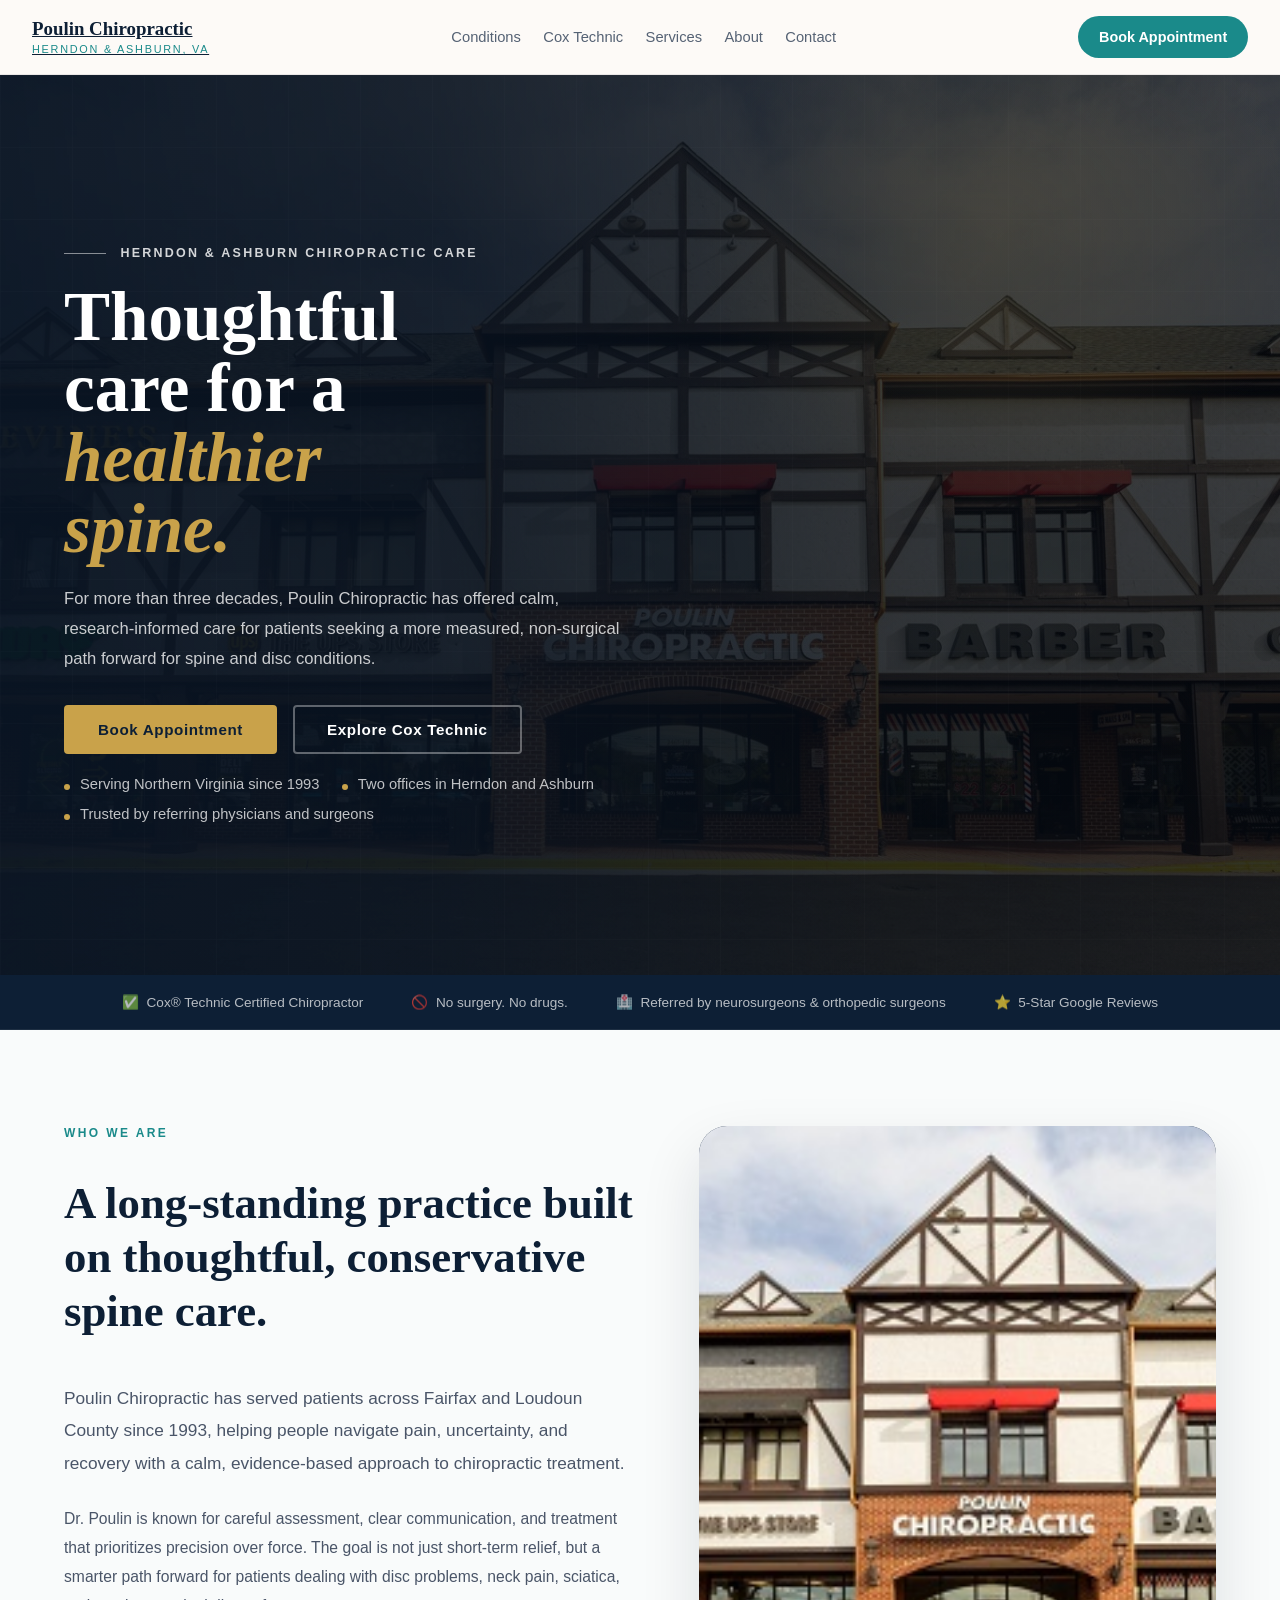
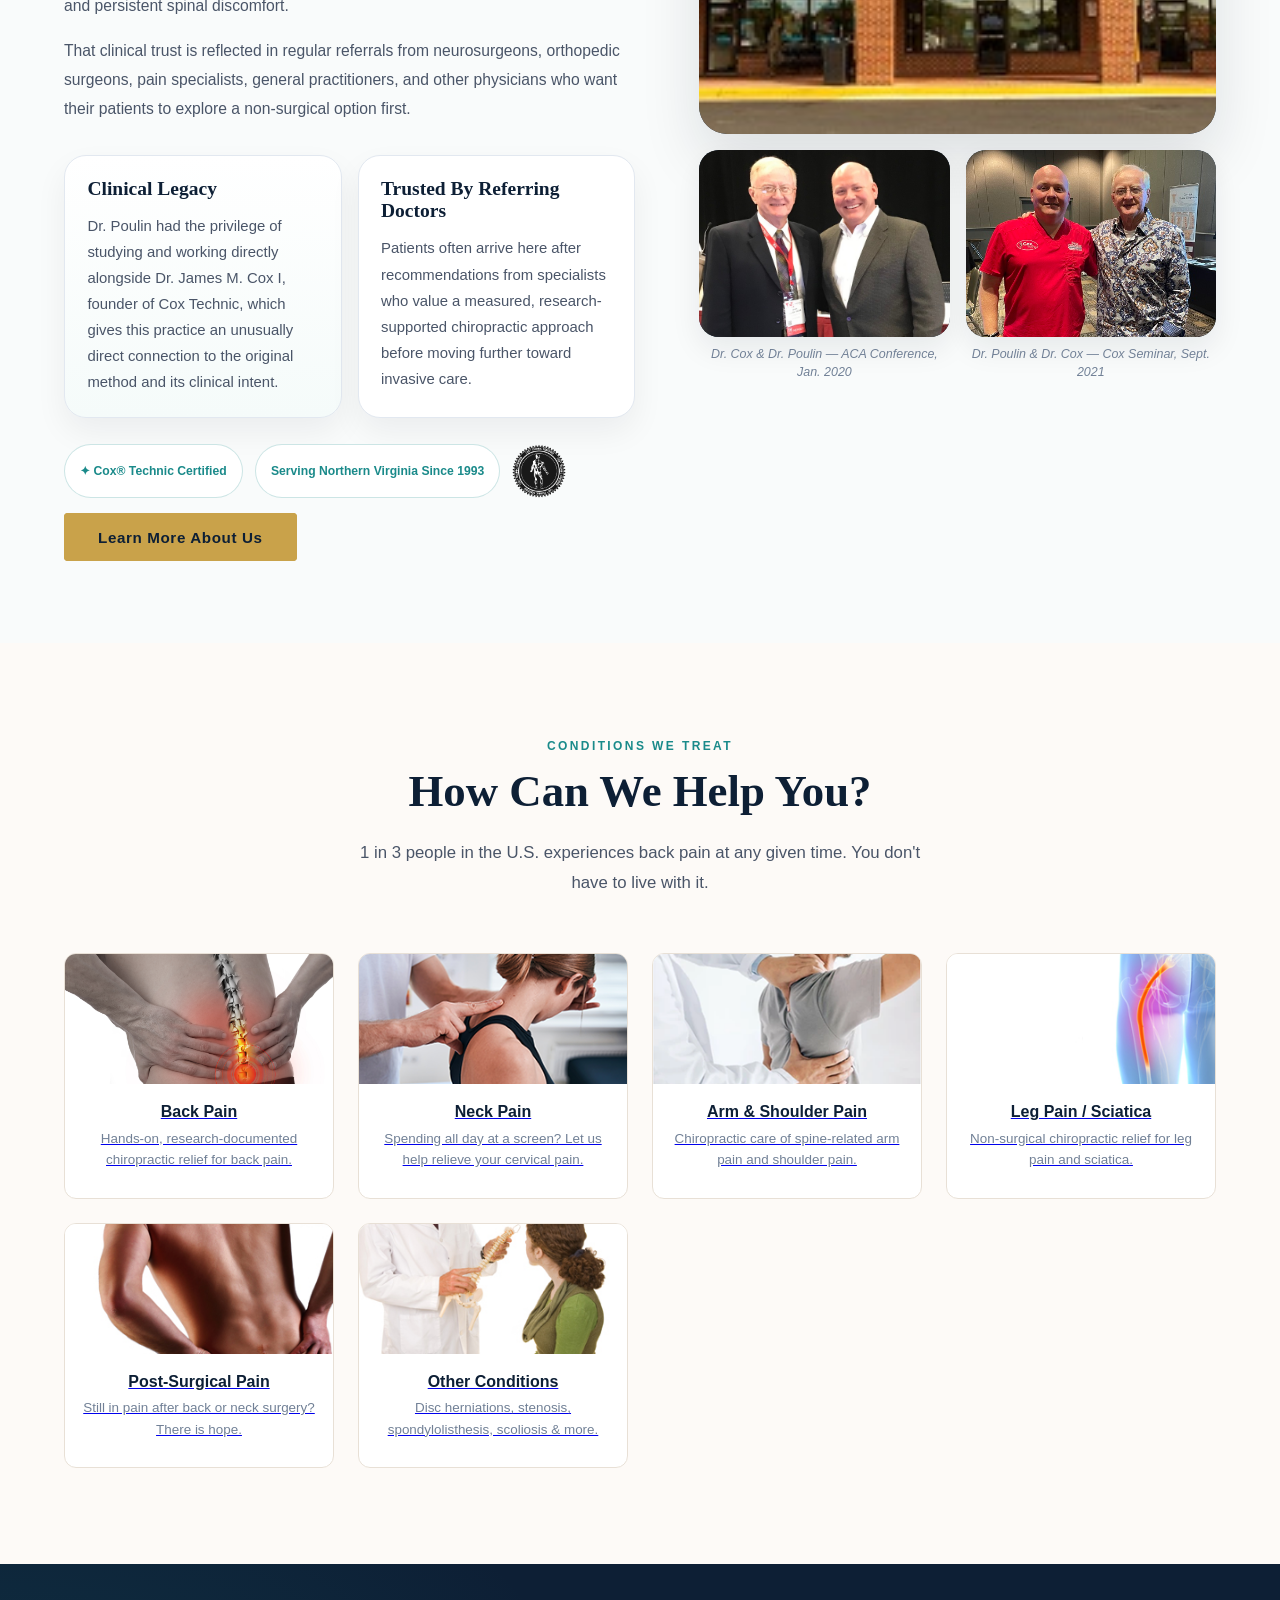
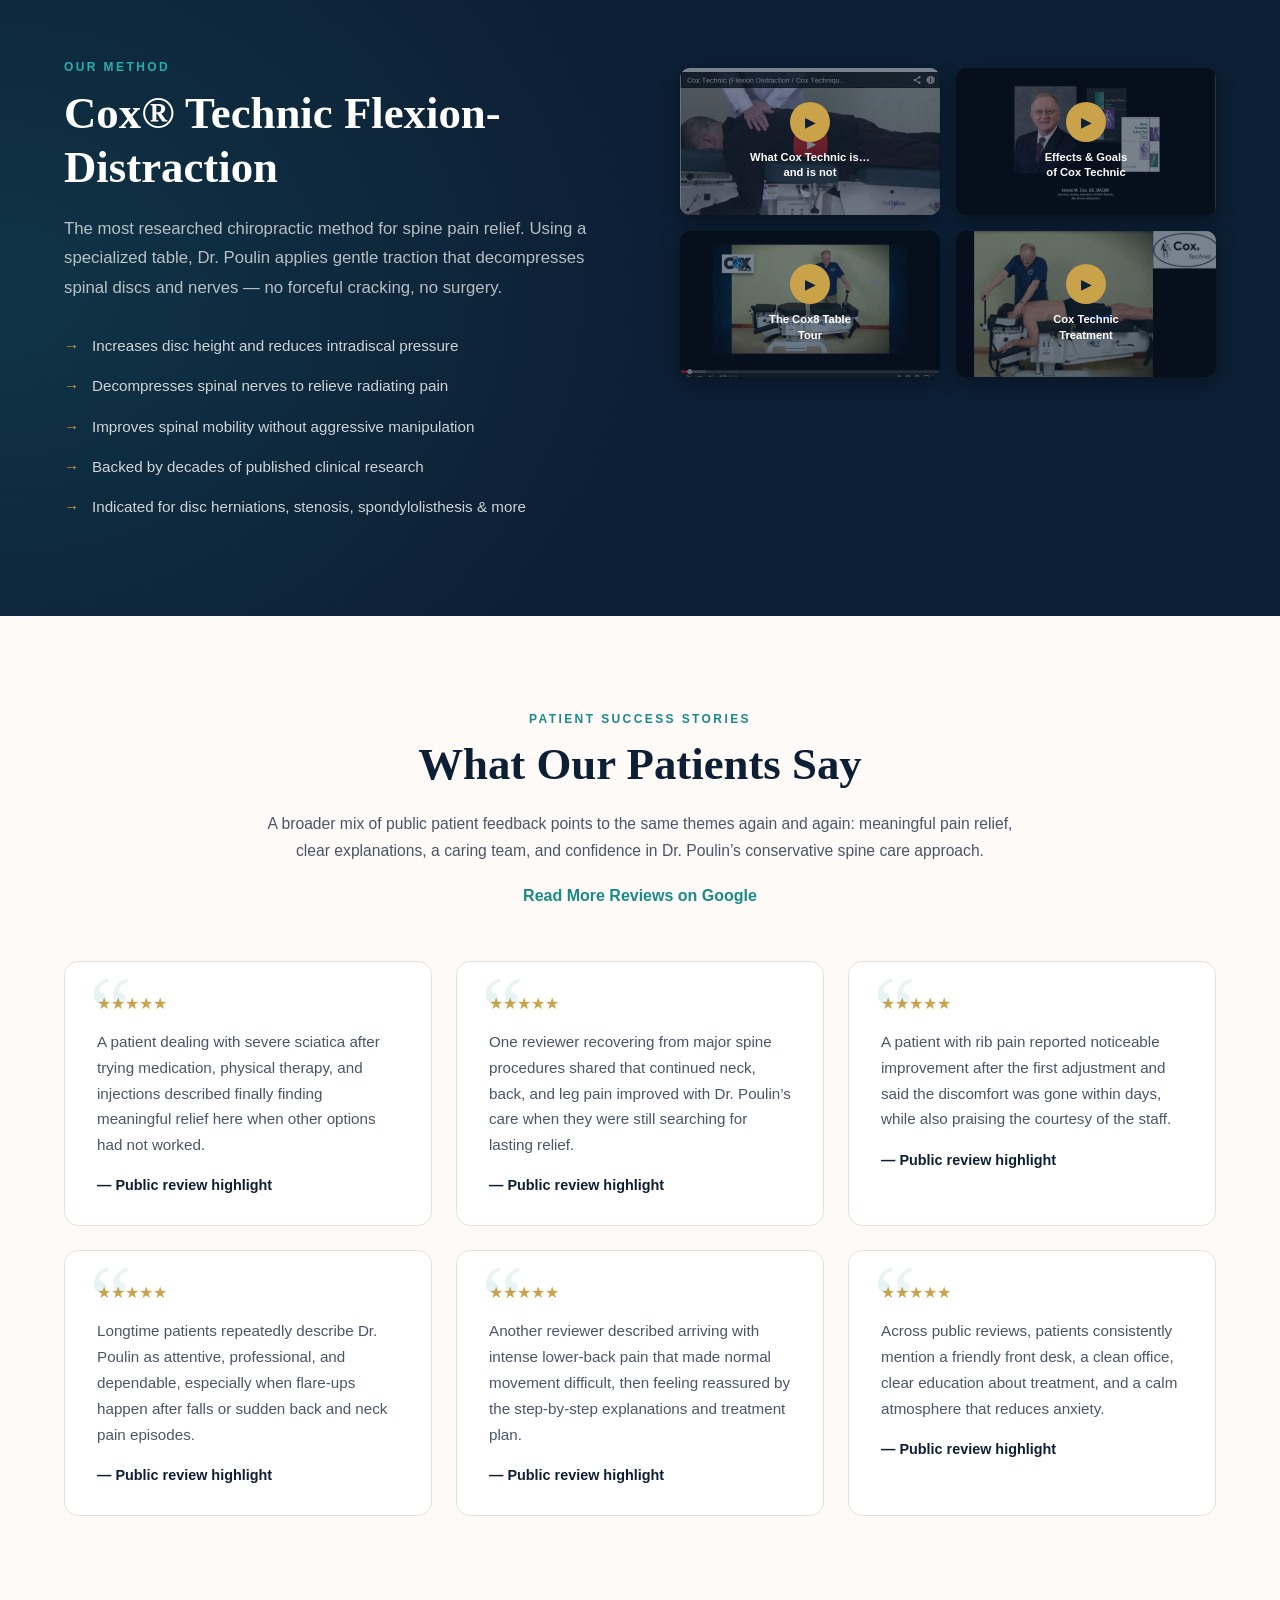
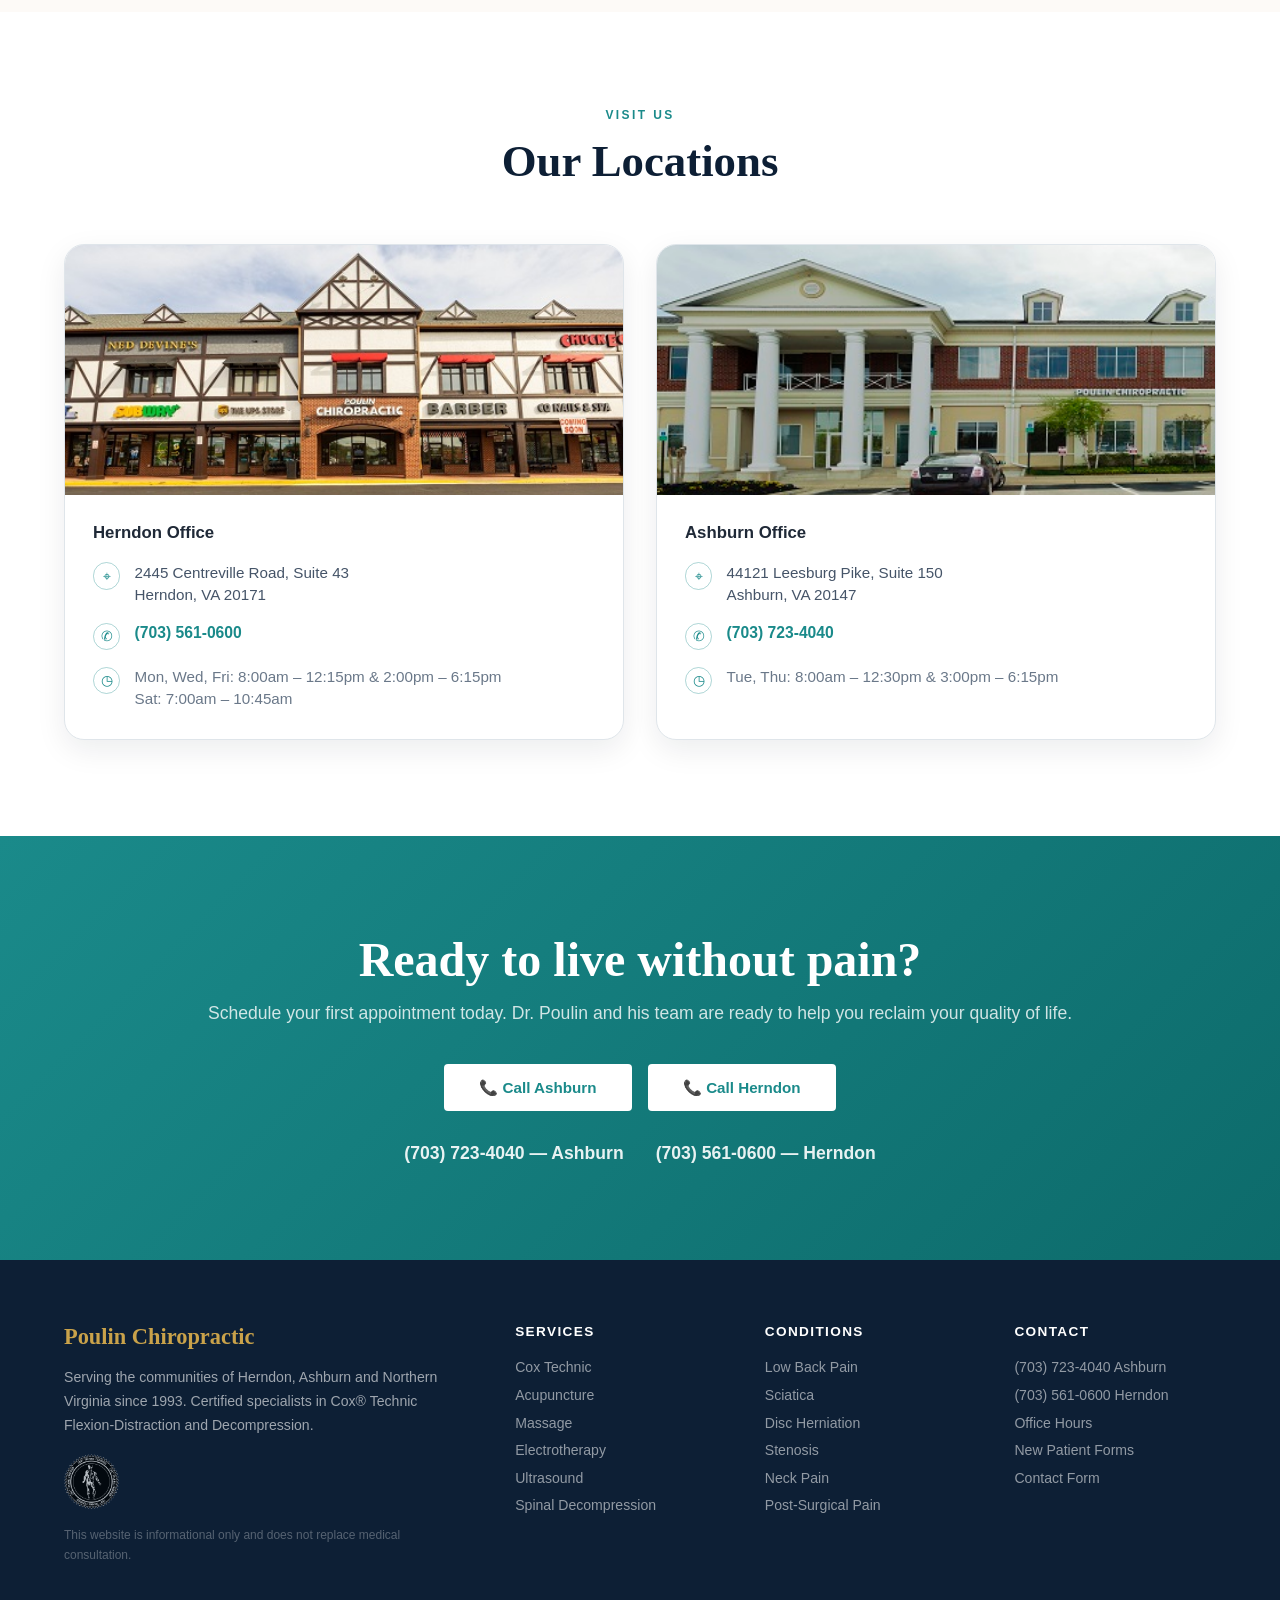
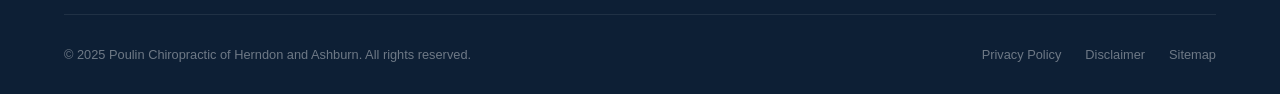
<file: index.html>
<!DOCTYPE html>
<html lang="en">
<head>
<meta charset="UTF-8">
<meta name="viewport" content="width=device-width, initial-scale=1.0">
<title>Poulin Chiropractic – Herndon & Ashburn, VA</title>
<style>
  *, *::before, *::after { box-sizing: border-box; margin: 0; padding: 0; }
  :root {
    --navy: #0d1f35; --navy-mid: #162d4a;
    --teal: #1a8a8a; --teal-light: #25b0b0;
    --gold: #c9a24a; --gold-light: #e8c06a;
    --cream: #f8f4ef; --warm-white: #fdfaf7;
    --text-dark: #1a1a1a; --text-mid: #4a5568; --text-light: #718096;
    --font-serif: Georgia, "Times New Roman", serif;
    --font-sans: -apple-system, BlinkMacSystemFont, "Segoe UI", Helvetica, Arial, sans-serif;
  }
  html { scroll-behavior: smooth; }
  body { font-family: var(--font-sans); background: var(--warm-white); color: var(--text-dark); overflow-x: hidden; }

  /* NAV */
  nav {
    position: sticky; top: 0; z-index: 50;
    background: rgba(253, 250, 247, 0.92);
    backdrop-filter: blur(14px);
    border-bottom: 1px solid rgba(15, 23, 42, 0.08);
  }
  .nav-inner {
    max-width: 1320px; margin: 0 auto; padding: 0 2rem;
    min-height: 74px; display: flex; align-items: center; justify-content: space-between; gap: 2rem;
  }
  .nav-logo { font-family: var(--font-serif); font-size: 1.18rem; font-weight: 700; color: var(--navy); line-height: 1.2; }
  .nav-logo span { display: block; font-size: 0.68rem; font-family: var(--font-sans); color: var(--teal); font-weight: 400; letter-spacing: 0.16em; text-transform: uppercase; margin-top: 0.2rem; }
  .nav-links { display: flex; gap: 1.4rem; list-style: none; color: #556274; font-size: 0.92rem; }
  .nav-links a { color: inherit; text-decoration: none; font-size: 0.92rem; font-weight: 500; transition: color 0.2s; }
  .nav-links a:hover, .nav-links a.active { color: var(--navy); }
  .nav-cta { background: var(--teal); color: #fff; padding: 0.8rem 1.3rem; border-radius: 999px; text-decoration: none; font-size: 0.9rem; font-weight: 700; white-space: nowrap; }

  /* HERO */
  .hero { min-height: 100vh; position: relative; overflow: hidden; display: flex; align-items: center; padding: 84px 5% 72px; }
  .hero-bg { position: absolute; inset: 0; z-index: 0; background-image: url('assets/local/hero-bg.jpg'); background-size: cover; background-position: center top; filter: brightness(0.32); }
  .hero-overlay { position: absolute; inset: 0; z-index: 1; background:
    linear-gradient(90deg, rgba(10,22,38,0.88) 0%, rgba(10,22,38,0.72) 34%, rgba(10,22,38,0.28) 70%, rgba(10,22,38,0.18) 100%),
    radial-gradient(circle at 78% 18%, rgba(201,162,74,0.18), transparent 24%),
    linear-gradient(180deg, rgba(7,16,28,0.08) 0%, rgba(7,16,28,0.32) 100%); }
  .hero-grid { position: absolute; inset: 0; z-index: 2; opacity: 0.025; background-image: linear-gradient(rgba(255,255,255,0.5) 1px, transparent 1px), linear-gradient(90deg, rgba(255,255,255,0.5) 1px, transparent 1px); background-size: 72px 72px; }
  .hero-shell { position: relative; z-index: 3; width: 100%; display: block; }
  .hero-content { max-width: 680px; }
  .hero-kicker { display: inline-flex; align-items: center; gap: 0.9rem; color: rgba(255,255,255,0.82); font-size: 0.78rem; font-weight: 700; letter-spacing: 0.18em; text-transform: uppercase; margin-bottom: 1.4rem; animation: fadeUp 0.8s ease both; }
  .hero-kicker::before { content: ''; width: 42px; height: 1px; background: rgba(255,255,255,0.5); }
  .hero h1 { font-family: var(--font-serif); font-size: clamp(3rem, 5.4vw, 5.15rem); font-weight: 700; line-height: 1.02; color: #fff; margin-bottom: 1.2rem; animation: fadeUp 0.8s 0.1s ease both; max-width: 12ch; }
  .hero h1 em { color: var(--gold); font-style: italic; font-weight: 600; }
  .hero p { font-size: 1.04rem; line-height: 1.8; color: rgba(255,255,255,0.78); margin-bottom: 2rem; animation: fadeUp 0.8s 0.2s ease both; max-width: 560px; }
  .hero-actions { display: flex; gap: 1rem; flex-wrap: wrap; margin-bottom: 1.4rem; animation: fadeUp 0.8s 0.3s ease both; }
  .hero-highlights { display: flex; flex-wrap: wrap; gap: 0.9rem 1.4rem; list-style: none; color: rgba(255,255,255,0.74); font-size: 0.92rem; animation: fadeUp 0.8s 0.4s ease both; }
  .hero-highlights li { position: relative; padding-left: 1rem; }
  .hero-highlights li::before { content: ''; width: 0.38rem; height: 0.38rem; border-radius: 50%; background: var(--gold); position: absolute; left: 0; top: 0.48rem; }
  .btn-primary { background: var(--gold); color: var(--navy); padding: 0.85rem 2rem; border-radius: 4px; font-weight: 700; font-size: 0.95rem; letter-spacing: 0.04em; text-decoration: none; transition: all 0.2s; border: 2px solid var(--gold); }
  .btn-primary:hover { background: var(--gold-light); transform: translateY(-2px); box-shadow: 0 8px 25px rgba(201,162,74,0.4); }
  .btn-outline { background: transparent; color: #fff; padding: 0.85rem 2rem; border-radius: 4px; font-weight: 600; font-size: 0.95rem; letter-spacing: 0.04em; text-decoration: none; transition: all 0.2s; border: 2px solid rgba(255,255,255,0.35); }
  .btn-outline:hover { border-color: #fff; background: rgba(255,255,255,0.08); }
  /* TRUST BAR */
  .trust-bar { background: var(--navy); border-bottom: 1px solid rgba(255,255,255,0.07); padding: 1.2rem 5%; display: flex; align-items: center; justify-content: center; gap: 3rem; flex-wrap: wrap; }
  .trust-item { display: flex; align-items: center; gap: 0.6rem; color: rgba(255,255,255,0.7); font-size: 0.85rem; font-weight: 500; }

  /* SECTIONS */
  section { padding: 6rem 5%; }
  .section-label { font-size: 0.75rem; font-weight: 700; letter-spacing: 0.2em; text-transform: uppercase; color: var(--teal); margin-bottom: 0.8rem; }
  .section-title { font-family: var(--font-serif); font-size: clamp(2rem, 3.5vw, 2.8rem); font-weight: 700; line-height: 1.2; color: var(--navy); margin-bottom: 1.2rem; }
  .section-desc { font-size: 1.05rem; line-height: 1.75; color: var(--text-mid); max-width: 600px; }

  /* ABOUT */
  .about { background: #f9fbfb; display: grid; grid-template-columns: minmax(0, 1.05fr) minmax(0, .95fr); gap: 4rem; align-items: start; }
  .about-photos { display: flex; flex-direction: column; gap: 1rem; position: sticky; top: 104px; }
  .about-photo-main { width: 100%; border-radius: 28px; overflow: hidden; box-shadow: 0 26px 60px rgba(15, 23, 42, 0.12); aspect-ratio: 4/4.7; background: #1a2e45; }
  .about-photo-main img { width: 100%; height: 100%; object-fit: cover; display: block; }
  .about-photo-row { display: grid; grid-template-columns: 1fr 1fr; gap: 1rem; }
  .about-thumb-wrap {}
  .about-photo-thumb { border-radius: 20px; overflow: hidden; aspect-ratio: 4/3; background: #1a2e45; box-shadow: 0 12px 30px rgba(15, 23, 42, 0.08); }
  .about-photo-thumb img { width: 100%; height: 100%; object-fit: cover; object-position: top; display: block; transition: transform 0.4s; }
  .about-photo-thumb:hover img { transform: scale(1.04); }
  .photo-caption { font-size: 0.78rem; color: var(--text-light); text-align: center; font-style: italic; margin-top: 0.45rem; line-height: 1.45; }
  .about-text { display: flex; flex-direction: column; gap: 1.5rem; }
  .about-lead { font-size: 1.08rem; line-height: 1.9; color: var(--text-mid); max-width: 64ch; }
  .about-copy { display: grid; gap: 1rem; }
  .about-copy p { font-size: 0.98rem; line-height: 1.85; color: var(--text-mid); }
  .about-panels { display: grid; grid-template-columns: 1fr 1fr; gap: 1rem; margin-top: 0.5rem; }
  .about-panel { background: #fff; border: 1px solid #e2e8f0; border-radius: 22px; padding: 1.35rem 1.4rem; box-shadow: 0 14px 32px rgba(15, 23, 42, 0.06); }
  .about-panel h3 { font-family: var(--font-serif); font-size: 1.22rem; line-height: 1.15; color: var(--navy); margin-bottom: 0.8rem; }
  .about-panel p { font-size: 0.93rem; line-height: 1.75; color: var(--text-mid); }
  .about-panel.accent { background: linear-gradient(180deg, #ffffff 0%, #f5fbfa 100%); }
  .about-credentials { display: flex; gap: 0.75rem; flex-wrap: wrap; margin-top: 0.15rem; }
  .cert-badge { display: inline-flex; align-items: center; gap: 0.5rem; background: #ffffff; border: 1px solid rgba(26,138,138,0.22); padding: 0.5rem 0.95rem; border-radius: 999px; font-size: 0.76rem; font-weight: 700; color: var(--teal); }
  .cox-seal { height: 54px; opacity: 0.9; }
  .about-cta { margin-top: 0.4rem; }

  /* CONDITIONS */
  .conditions { background: var(--warm-white); }
  .conditions-header { text-align: center; margin-bottom: 3.5rem; }
  .conditions-header .section-desc { margin: 0 auto; }
  .conditions-grid { display: grid; grid-template-columns: repeat(auto-fit, minmax(220px, 1fr)); gap: 1.5rem; }
  .condition-card { background: #fff; border: 1px solid #e8e0d6; border-radius: 12px; padding: 0 0 1.5rem; text-align: center; transition: all 0.3s; cursor: pointer; overflow: hidden; }
  .condition-card::after { content: ''; display: block; height: 3px; background: linear-gradient(90deg, var(--teal), var(--gold)); transform: scaleX(0); transition: transform 0.3s; }
  .condition-card:hover { transform: translateY(-5px); box-shadow: 0 12px 40px rgba(0,0,0,0.1); border-color: var(--teal); }
  .condition-card:hover::after { transform: scaleX(1); }
  .condition-img { width: 100%; height: 130px; object-fit: cover; display: block; margin-bottom: 1.2rem; background: var(--cream); }
  .condition-card h3 { font-size: 1rem; font-weight: 700; color: var(--navy); margin-bottom: 0.4rem; padding: 0 1rem; }
  .condition-card p { font-size: 0.84rem; color: var(--text-light); line-height: 1.6; padding: 0 1rem; }

  /* TREATMENT */
  .treatment { background: var(--navy); color: #fff; position: relative; overflow: hidden; }
  .treatment::before { content: ''; position: absolute; inset: 0; background: radial-gradient(ellipse 50% 80% at 0% 50%, rgba(26,138,138,0.2), transparent); }
  .treatment-inner { position: relative; z-index: 1; display: grid; grid-template-columns: 1fr 1fr; gap: 5rem; align-items: start; }
  .treatment .section-desc { color: rgba(255,255,255,0.7); }
  .treatment-list { list-style: none; margin-top: 2rem; display: flex; flex-direction: column; gap: 1rem; }
  .treatment-list li { display: flex; align-items: flex-start; gap: 0.8rem; font-size: 0.95rem; color: rgba(255,255,255,0.8); line-height: 1.6; }
  .treatment-list li::before { content: '→'; color: var(--gold); font-weight: 700; flex-shrink: 0; }
  .cox-videos { display: grid; grid-template-columns: 1fr 1fr; gap: 1rem; margin-top: 0.5rem; }
  .video-thumb { border-radius: 10px; overflow: hidden; position: relative; cursor: pointer; background: #0a1e30; aspect-ratio: 16/9; transition: transform 0.3s; box-shadow: 0 6px 20px rgba(0,0,0,0.35); display: block; text-decoration: none; }
  .video-thumb:hover { transform: scale(1.03); }
  .video-thumb img { width: 100%; height: 100%; object-fit: cover; display: block; opacity: 0.75; }
  .video-play { position: absolute; inset: 0; display: flex; flex-direction: column; align-items: center; justify-content: center; gap: 0.5rem; background: rgba(13,31,53,0.4); }
  .play-btn { width: 40px; height: 40px; background: var(--gold); border-radius: 50%; display: flex; align-items: center; justify-content: center; font-size: 0.9rem; transition: background 0.2s; color: var(--navy); }
  .video-thumb:hover .play-btn { background: var(--gold-light); }
  .video-label { font-size: 0.7rem; color: #fff; text-align: center; padding: 0 0.5rem; line-height: 1.4; font-weight: 600; }

  /* TESTIMONIALS */
  .testimonials { background: var(--warm-white); }
  .testimonials-header { text-align: center; margin-bottom: 3.5rem; }
  .testimonials-note { max-width: 760px; margin: 1rem auto 0; color: var(--text-mid); font-size: 0.98rem; line-height: 1.7; }
  .reviews-link { display: inline-flex; align-items: center; justify-content: center; margin-top: 1.4rem; color: var(--teal); font-weight: 700; text-decoration: none; }
  .reviews-link:hover { color: var(--teal-light); }
  .testimonials-grid { display: grid; grid-template-columns: repeat(auto-fit, minmax(280px, 1fr)); gap: 1.5rem; }
  .testimonial-card { background: #fff; border-radius: 14px; padding: 2rem; border: 1px solid #e8e0d6; position: relative; }
  .testimonial-card::before { content: '\201C'; font-family: var(--font-serif); font-size: 6rem; color: rgba(26,138,138,0.1); line-height: 0; position: absolute; top: 3rem; left: 1.5rem; }
  .stars { color: var(--gold); font-size: 1rem; margin-bottom: 1rem; }
  .testimonial-card p { font-size: 0.95rem; line-height: 1.7; color: var(--text-mid); position: relative; z-index: 1; }
  .testimonial-author { margin-top: 1.2rem; font-weight: 700; color: var(--navy); font-size: 0.9rem; }

  /* HOURS */
  .hours { background: #fff; }
  .hours-intro { text-align: center; margin-bottom: 3.5rem; }
  .hours-intro .section-desc { margin: 0 auto; }
  .hours-grid { display: grid; grid-template-columns: repeat(2, minmax(0, 1fr)); gap: 2rem; align-items: stretch; }
  .location-card { background: #fff; border-radius: 20px; overflow: hidden; border: 1px solid #dfe5ea; box-shadow: 0 10px 30px rgba(17, 24, 39, 0.08); }
  .location-photo { width: 100%; height: 250px; object-fit: cover; display: block; background: #d0cbc5; }
  .location-copy { padding: 1.7rem 1.75rem 1.85rem; }
  .location-card h4 { font-family: var(--font-sans); font-size: 1.05rem; font-weight: 800; color: #1f2937; margin-bottom: 1.2rem; }
  .location-meta { display: flex; flex-direction: column; gap: 1rem; }
  .location-meta-item { display: flex; gap: 0.9rem; align-items: flex-start; color: #455468; font-size: 0.95rem; line-height: 1.45; }
  .location-icon { width: 1.7rem; height: 1.7rem; border-radius: 50%; border: 1.5px solid rgba(26,138,138,0.35); color: var(--teal); display: inline-flex; align-items: center; justify-content: center; flex-shrink: 0; font-size: 0.9rem; margin-top: 0.05rem; }
  .location-phone { color: var(--teal); font-weight: 700; font-size: 0.98rem; text-decoration: none; transition: color 0.2s; }
  .location-phone:hover { color: var(--teal-light); }
  .location-hours-note { color: #6a7889; }

  /* CTA */
  .cta-section { background: linear-gradient(135deg, var(--teal) 0%, #0d6b6b 100%); text-align: center; padding: 6rem 5%; }
  .cta-section h2 { font-family: var(--font-serif); font-size: clamp(2rem, 4vw, 3rem); font-weight: 900; color: #fff; margin-bottom: 1rem; }
  .cta-section p { color: rgba(255,255,255,0.8); font-size: 1.1rem; margin-bottom: 2.5rem; }
  .cta-buttons { display: flex; gap: 1rem; justify-content: center; flex-wrap: wrap; }
  .btn-white { background: #fff; color: var(--teal); padding: 0.9rem 2.2rem; border-radius: 4px; font-weight: 700; font-size: 0.95rem; text-decoration: none; transition: all 0.2s; }
  .btn-white:hover { transform: translateY(-2px); box-shadow: 0 8px 25px rgba(0,0,0,0.2); }
  .cta-phones { display: flex; gap: 2rem; justify-content: center; flex-wrap: wrap; margin-top: 2rem; }
  .cta-phone-link { color: rgba(255,255,255,0.9); text-decoration: none; font-size: 1.1rem; font-weight: 700; display: flex; align-items: center; gap: 0.5rem; transition: color 0.2s; }
  .cta-phone-link:hover { color: #fff; }

  /* FOOTER */
  footer { background: var(--navy); padding: 4rem 5% 2rem; }
  .footer-grid { display: grid; grid-template-columns: 2fr 1fr 1fr 1fr; gap: 3rem; margin-bottom: 3rem; }
  .footer-brand h3 { font-family: var(--font-serif); font-size: 1.4rem; color: var(--gold); margin-bottom: 1rem; }
  .footer-brand p { color: rgba(255,255,255,0.6); font-size: 0.88rem; line-height: 1.7; }
  .footer-col h4 { color: #fff; font-size: 0.85rem; font-weight: 700; letter-spacing: 0.1em; text-transform: uppercase; margin-bottom: 1.2rem; }
  .footer-col ul { list-style: none; }
  .footer-col li { margin-bottom: 0.6rem; }
  .footer-col a { color: rgba(255,255,255,0.55); text-decoration: none; font-size: 0.88rem; transition: color 0.2s; }
  .footer-col a:hover { color: var(--gold); }
  .footer-seal { height: 55px; opacity: 0.7; margin-top: 1rem; display: block; }
  .footer-bottom { border-top: 1px solid rgba(255,255,255,0.08); padding-top: 2rem; display: flex; justify-content: space-between; align-items: center; flex-wrap: wrap; gap: 1rem; }
  .footer-bottom p { color: rgba(255,255,255,0.4); font-size: 0.8rem; }
  .footer-links { display: flex; gap: 1.5rem; }
  .footer-links a { color: rgba(255,255,255,0.4); text-decoration: none; font-size: 0.8rem; transition: color 0.2s; }
  .footer-links a:hover { color: var(--gold); }

  /* ANIMATIONS */
  @keyframes fadeUp { from { opacity: 0; transform: translateY(24px); } to { opacity: 1; transform: translateY(0); } }
  .reveal { opacity: 0; transform: translateY(30px); transition: opacity 0.7s ease, transform 0.7s ease; }
  .reveal.visible { opacity: 1; transform: translateY(0); }

  /* RESPONSIVE */
  @media (max-width: 900px) {
    .nav-inner { padding: 0 1.2rem; }
    .nav-links { display: none; }
    .about, .treatment-inner { grid-template-columns: 1fr; gap: 3rem; }
    .hours-grid { grid-template-columns: 1fr; }
    .about-photos { position: static; }
    .about-panels { grid-template-columns: 1fr; }
    .footer-grid { grid-template-columns: 1fr 1fr; }
  }
  @media (max-width: 600px) {
    .footer-grid { grid-template-columns: 1fr; }
    section { padding: 4rem 5%; }
    .about-photo-row { grid-template-columns: 1fr 1fr; }
    .cox-videos { grid-template-columns: 1fr 1fr; }
    .hero { min-height: auto; padding-top: 106px; }
    .hero h1 { max-width: 10ch; }
    .hero-highlights { display: grid; gap: 0.8rem; }
    .hero-actions { flex-direction: column; align-items: stretch; }
    .btn-primary, .btn-outline { text-align: center; }
    .location-photo { height: 210px; }
    .location-copy { padding: 1.35rem 1.2rem 1.4rem; }
  }
</style>
</head>
<body>

<!-- NAV -->
<nav>
  <div class="nav-inner">
    <a href="/" class="nav-logo">
      Poulin Chiropractic
      <span>Herndon &amp; Ashburn, VA</span>
    </a>
    <ul class="nav-links">
      <li><a href="/Conditions/">Conditions</a></li>
      <li><a href="/#treatment">Cox Technic</a></li>
      <li><a href="/Services/">Services</a></li>
      <li><a href="/About/">About</a></li>
      <li><a href="/Contact/">Contact</a></li>
    </ul>
    <a href="/Contact/#contact-form" class="nav-cta">Book Appointment</a>
  </div>
</nav>

<!-- HERO -->
<section class="hero">
  <div class="hero-bg"></div>
  <div class="hero-overlay"></div>
  <div class="hero-grid"></div>
  <div class="hero-shell">
    <div class="hero-content">
      <div class="hero-kicker">Herndon &amp; Ashburn Chiropractic Care</div>
      <h1>Thoughtful care for a <em>healthier spine.</em></h1>
      <p>For more than three decades, Poulin Chiropractic has offered calm, research-informed care for patients seeking a more measured, non-surgical path forward for spine and disc conditions.</p>
      <div class="hero-actions">
        <a href="/Contact/#contact-form" class="btn-primary">Book Appointment</a>
        <a href="#treatment" class="btn-outline">Explore Cox Technic</a>
      </div>
      <ul class="hero-highlights">
        <li>Serving Northern Virginia since 1993</li>
        <li>Two offices in Herndon and Ashburn</li>
        <li>Trusted by referring physicians and surgeons</li>
      </ul>
    </div>
  </div>
</section>

<!-- TRUST BAR -->
<div class="trust-bar">
  <div class="trust-item">✅&nbsp; Cox® Technic Certified Chiropractor</div>
  <div class="trust-item">🚫&nbsp; No surgery. No drugs.</div>
  <div class="trust-item">🏥&nbsp; Referred by neurosurgeons &amp; orthopedic surgeons</div>
  <div class="trust-item">⭐&nbsp; 5-Star Google Reviews</div>
</div>

<!-- ABOUT -->
<section id="about" class="about">
  <div class="about-text reveal">
    <div class="section-label">Who We Are</div>
    <h2 class="section-title">A long-standing practice built on thoughtful, conservative spine care.</h2>
    <p class="about-lead">Poulin Chiropractic has served patients across Fairfax and Loudoun County since 1993, helping people navigate pain, uncertainty, and recovery with a calm, evidence-based approach to chiropractic treatment.</p>
    <div class="about-copy">
      <p>Dr. Poulin is known for careful assessment, clear communication, and treatment that prioritizes precision over force. The goal is not just short-term relief, but a smarter path forward for patients dealing with disc problems, neck pain, sciatica, and persistent spinal discomfort.</p>
      <p>That clinical trust is reflected in regular referrals from neurosurgeons, orthopedic surgeons, pain specialists, general practitioners, and other physicians who want their patients to explore a non-surgical option first.</p>
    </div>
    <div class="about-panels">
      <div class="about-panel accent">
        <h3>Clinical Legacy</h3>
        <p>Dr. Poulin had the privilege of studying and working directly alongside Dr. James M. Cox I, founder of Cox Technic, which gives this practice an unusually direct connection to the original method and its clinical intent.</p>
      </div>
      <div class="about-panel">
        <h3>Trusted By Referring Doctors</h3>
        <p>Patients often arrive here after recommendations from specialists who value a measured, research-supported chiropractic approach before moving further toward invasive care.</p>
      </div>
    </div>
    <div class="about-credentials">
      <div class="cert-badge">✦ Cox® Technic Certified</div>
      <div class="cert-badge">Serving Northern Virginia Since 1993</div>
      <img src="assets/local/cox-seal.png" alt="Cox Technic Certified Seal" class="cox-seal">
    </div>
    <div class="about-cta">
      <a href="/About/" class="btn-primary">Learn More About Us</a>
    </div>
  </div>
  <div class="about-photos reveal">
    <div class="about-photo-main">
      <img src="assets/local/doctor-main.jpeg"
           alt="Herndon chiropractic office" loading="lazy">
    </div>
    <div class="about-photo-row">
      <div class="about-thumb-wrap">
        <div class="about-photo-thumb">
          <img src="assets/local/doctor-cox.jpg"
               alt="Dr. Cox and Dr. Poulin at ACA Conference 2020" loading="lazy">
        </div>
        <p class="photo-caption">Dr. Cox &amp; Dr. Poulin — ACA Conference, Jan. 2020</p>
      </div>
      <div class="about-thumb-wrap">
        <div class="about-photo-thumb">
          <img src="assets/local/poulin-cox-2021.jpg"
               alt="Dr. Poulin and Dr. Cox at Cox Technic Seminar September 2021" loading="lazy">
        </div>
        <p class="photo-caption">Dr. Poulin &amp; Dr. Cox — Cox Seminar, Sept. 2021</p>
      </div>
    </div>
  </div>
</section>

<!-- CONDITIONS -->
<section id="conditions" class="conditions">
  <div class="conditions-header reveal">
    <div class="section-label">Conditions We Treat</div>
    <h2 class="section-title">How Can We Help You?</h2>
    <p class="section-desc">1 in 3 people in the U.S. experiences back pain at any given time. You don't have to live with it.</p>
  </div>
  <div class="conditions-grid reveal">
    <a href="/Conditions/?name=Back%20Pain" class="condition-card">
      <img src="assets/local/condition-back-pain.jpg" alt="Back Pain" class="condition-img" loading="lazy">
      <h3>Back Pain</h3>
      <p>Hands-on, research-documented chiropractic relief for back pain.</p>
    </a>
    <a href="/Conditions/?name=Neck%20Pain" class="condition-card">
      <img src="assets/local/condition-neck-pain.png" alt="Neck Pain" class="condition-img" loading="lazy">
      <h3>Neck Pain</h3>
      <p>Spending all day at a screen? Let us help relieve your cervical pain.</p>
    </a>
    <a href="/Conditions/?name=Arm%20Pain%20%2F%20Radiculopathy" class="condition-card">
      <img src="assets/local/condition-shoulder-pain.png" alt="Arm & Shoulder Pain" class="condition-img" loading="lazy">
      <h3>Arm &amp; Shoulder Pain</h3>
      <p>Chiropractic care of spine-related arm pain and shoulder pain.</p>
    </a>
    <a href="/Conditions/?name=Leg%20Pain%20%2F%20Sciatica" class="condition-card">
      <img src="assets/local/condition-sciatica.jpg" alt="Sciatica Leg Pain" class="condition-img" loading="lazy">
      <h3>Leg Pain / Sciatica</h3>
      <p>Non-surgical chiropractic relief for leg pain and sciatica.</p>
    </a>
    <a href="/Conditions/?name=Persistent%20Post-Surgical%20Pain" class="condition-card">
      <img src="assets/local/condition-post-surgical.jpg" alt="Post-Surgical Pain" class="condition-img" loading="lazy">
      <h3>Post-Surgical Pain</h3>
      <p>Still in pain after back or neck surgery? There is hope.</p>
    </a>
    <a href="/Conditions/" class="condition-card">
      <img src="assets/local/condition-other.jpg" alt="Other Conditions" class="condition-img" loading="lazy">
      <h3>Other Conditions</h3>
      <p>Disc herniations, stenosis, spondylolisthesis, scoliosis &amp; more.</p>
    </a>
  </div>
</section>

<!-- TREATMENT / COX TECHNIC -->
<section id="treatment" class="treatment">
  <div class="treatment-inner reveal">
    <div>
      <div class="section-label" style="color:var(--teal-light)">Our Method</div>
      <h2 class="section-title" style="color:#fff">Cox® Technic Flexion-Distraction</h2>
      <p class="section-desc">The most researched chiropractic method for spine pain relief. Using a specialized table, Dr. Poulin applies gentle traction that decompresses spinal discs and nerves — no forceful cracking, no surgery.</p>
      <ul class="treatment-list">
        <li>Increases disc height and reduces intradiscal pressure</li>
        <li>Decompresses spinal nerves to relieve radiating pain</li>
        <li>Improves spinal mobility without aggressive manipulation</li>
        <li>Backed by decades of published clinical research</li>
        <li>Indicated for disc herniations, stenosis, spondylolisthesis &amp; more</li>
      </ul>
    </div>
    <div class="cox-videos">
      <a href="https://youtu.be/sqgNZj25bUk" target="_blank" rel="noopener" class="video-thumb">
        <img src="assets/local/video-what-is-cox.jpg" alt="What Cox Technic is" loading="lazy">
        <div class="video-play"><div class="play-btn">▶</div><div class="video-label">What Cox Technic is…<br>and is not</div></div>
      </a>
      <a href="https://www.youtube.com/watch?v=wOLmLlYwbzg" target="_blank" rel="noopener" class="video-thumb">
        <img src="assets/local/video-effects-goals.jpg" alt="Effects and Goals of Cox Technic" loading="lazy">
        <div class="video-play"><div class="play-btn">▶</div><div class="video-label">Effects &amp; Goals<br>of Cox Technic</div></div>
      </a>
      <a href="https://www.youtube.com/watch?v=xAaKBH-50MQ" target="_blank" rel="noopener" class="video-thumb">
        <img src="assets/local/video-table-tour.jpg" alt="The Cox8 Table" loading="lazy">
        <div class="video-play"><div class="play-btn">▶</div><div class="video-label">The Cox8 Table<br>Tour</div></div>
      </a>
      <a href="https://www.youtube.com/watch?v=yKb-K_VT7U0" target="_blank" rel="noopener" class="video-thumb">
        <img src="assets/local/video-cox-treatment.jpg" alt="Cox Technic Treatment" loading="lazy">
        <div class="video-play"><div class="play-btn">▶</div><div class="video-label">Cox Technic<br>Treatment</div></div>
      </a>
    </div>
  </div>
</section>

<!-- TESTIMONIALS -->
<section class="testimonials">
  <div class="testimonials-header reveal">
    <div class="section-label">Patient Success Stories</div>
    <h2 class="section-title">What Our Patients Say</h2>
    <p class="testimonials-note">A broader mix of public patient feedback points to the same themes again and again: meaningful pain relief, clear explanations, a caring team, and confidence in Dr. Poulin’s conservative spine care approach.</p>
    <a href="https://www.google.com/search?q=poulin+chiropractic+HERNDON#lrd=" target="_blank" rel="noopener" class="reviews-link">Read More Reviews on Google</a>
  </div>
  <div class="testimonials-grid reveal">
    <div class="testimonial-card">
      <div class="stars">★★★★★</div>
      <p>A patient dealing with severe sciatica after trying medication, physical therapy, and injections described finally finding meaningful relief here when other options had not worked.</p>
      <div class="testimonial-author">— Public review highlight</div>
    </div>
    <div class="testimonial-card">
      <div class="stars">★★★★★</div>
      <p>One reviewer recovering from major spine procedures shared that continued neck, back, and leg pain improved with Dr. Poulin’s care when they were still searching for lasting relief.</p>
      <div class="testimonial-author">— Public review highlight</div>
    </div>
    <div class="testimonial-card">
      <div class="stars">★★★★★</div>
      <p>A patient with rib pain reported noticeable improvement after the first adjustment and said the discomfort was gone within days, while also praising the courtesy of the staff.</p>
      <div class="testimonial-author">— Public review highlight</div>
    </div>
    <div class="testimonial-card">
      <div class="stars">★★★★★</div>
      <p>Longtime patients repeatedly describe Dr. Poulin as attentive, professional, and dependable, especially when flare-ups happen after falls or sudden back and neck pain episodes.</p>
      <div class="testimonial-author">— Public review highlight</div>
    </div>
    <div class="testimonial-card">
      <div class="stars">★★★★★</div>
      <p>Another reviewer described arriving with intense lower-back pain that made normal movement difficult, then feeling reassured by the step-by-step explanations and treatment plan.</p>
      <div class="testimonial-author">— Public review highlight</div>
    </div>
    <div class="testimonial-card">
      <div class="stars">★★★★★</div>
      <p>Across public reviews, patients consistently mention a friendly front desk, a clean office, clear education about treatment, and a calm atmosphere that reduces anxiety.</p>
      <div class="testimonial-author">— Public review highlight</div>
    </div>
  </div>
</section>

<!-- HOURS -->
<section id="hours" class="hours">
  <div class="hours-intro reveal">
    <div class="section-label">Visit Us</div>
    <h2 class="section-title">Our Locations</h2>
  </div>

  <div class="hours-grid">
    <article class="location-card reveal">
      <img src="assets/local/doctor-main.jpeg"
           alt="Herndon Chiropractic Office" class="location-photo" loading="lazy">
      <div class="location-copy">
        <h4>Herndon Office</h4>
        <div class="location-meta">
          <div class="location-meta-item">
            <span class="location-icon">⌖</span>
            <div>2445 Centreville Road, Suite 43<br>Herndon, VA 20171</div>
          </div>
          <div class="location-meta-item">
            <span class="location-icon">✆</span>
            <div><a href="tel:7035610600" class="location-phone">(703) 561-0600</a></div>
          </div>
          <div class="location-meta-item">
            <span class="location-icon">◷</span>
            <div class="location-hours-note">Mon, Wed, Fri: 8:00am – 12:15pm &amp; 2:00pm – 6:15pm<br>Sat: 7:00am – 10:45am</div>
          </div>
        </div>
      </div>
    </article>

    <article class="location-card reveal">
      <img src="assets/local/ashburn-office.jpg"
           alt="Ashburn Chiropractic Office" class="location-photo" loading="lazy">
      <div class="location-copy">
        <h4>Ashburn Office</h4>
        <div class="location-meta">
          <div class="location-meta-item">
            <span class="location-icon">⌖</span>
            <div>44121 Leesburg Pike, Suite 150<br>Ashburn, VA 20147</div>
          </div>
          <div class="location-meta-item">
            <span class="location-icon">✆</span>
            <div><a href="tel:7037234040" class="location-phone">(703) 723-4040</a></div>
          </div>
          <div class="location-meta-item">
            <span class="location-icon">◷</span>
            <div class="location-hours-note">Tue, Thu: 8:00am – 12:30pm &amp; 3:00pm – 6:15pm</div>
          </div>
        </div>
      </div>
    </article>
  </div>
</section>

<!-- CTA -->
<section class="cta-section reveal">
  <h2>Ready to live without pain?</h2>
  <p>Schedule your first appointment today. Dr. Poulin and his team are ready to help you reclaim your quality of life.</p>
  <div class="cta-buttons">
    <a href="tel:7037234040" class="btn-white">📞 Call Ashburn</a>
    <a href="tel:7035610600" class="btn-white">📞 Call Herndon</a>
  </div>
  <div class="cta-phones">
    <a href="tel:7037234040" class="cta-phone-link">(703) 723-4040 — Ashburn</a>
    <a href="tel:7035610600" class="cta-phone-link">(703) 561-0600 — Herndon</a>
  </div>
</section>

<!-- FOOTER -->
<footer>
  <div class="footer-grid">
    <div class="footer-brand">
      <h3>Poulin Chiropractic</h3>
      <p>Serving the communities of Herndon, Ashburn and Northern Virginia since 1993. Certified specialists in Cox® Technic Flexion-Distraction and Decompression.</p>
      <img src="assets/local/cox-seal.png" alt="Cox Technic Certified" class="footer-seal">
      <p style="margin-top:1rem; font-size:0.75rem; color:rgba(255,255,255,0.3);">This website is informational only and does not replace medical consultation.</p>
    </div>
    <div class="footer-col">
      <h4>Services</h4>
      <ul>
        <li><a href="#treatment">Cox Technic</a></li>
        <li><a href="/Services/">Acupuncture</a></li>
        <li><a href="/Services/">Massage</a></li>
        <li><a href="/Services/">Electrotherapy</a></li>
        <li><a href="/Services/">Ultrasound</a></li>
        <li><a href="/Services/">Spinal Decompression</a></li>
      </ul>
    </div>
    <div class="footer-col">
      <h4>Conditions</h4>
      <ul>
        <li><a href="/Conditions/?name=Low%20Back%20Pain">Low Back Pain</a></li>
        <li><a href="/Conditions/?name=Leg%20Pain%20%2F%20Sciatica">Sciatica</a></li>
        <li><a href="/Conditions/?name=Disc%20Herniation%20(Lumbar)">Disc Herniation</a></li>
        <li><a href="/Conditions/?name=Spinal%20Stenosis">Stenosis</a></li>
        <li><a href="/Conditions/?name=Neck%20Pain">Neck Pain</a></li>
        <li><a href="/Conditions/?name=Persistent%20Post-Surgical%20Pain">Post-Surgical Pain</a></li>
      </ul>
    </div>
    <div class="footer-col">
      <h4>Contact</h4>
      <ul>
        <li><a href="tel:7037234040">(703) 723-4040 Ashburn</a></li>
        <li><a href="tel:7035610600">(703) 561-0600 Herndon</a></li>
        <li><a href="/Contact/#locations">Office Hours</a></li>
        <li><a href="https://www.poulinchiro.com/new-patient-center/new-patient-forms" target="_blank">New Patient Forms</a></li>
        <li><a href="/Contact/#contact-form">Contact Form</a></li>
      </ul>
    </div>
  </div>
  <div class="footer-bottom">
    <p>© 2025 Poulin Chiropractic of Herndon and Ashburn. All rights reserved.</p>
    <div class="footer-links">
      <a href="https://www.poulinchiro.com/privacy-policy" target="_blank">Privacy Policy</a>
      <a href="https://www.poulinchiro.com/disclaimer" target="_blank">Disclaimer</a>
      <a href="https://www.poulinchiro.com/sitemap" target="_blank">Sitemap</a>
    </div>
  </div>
</footer>

<script>
  const revealEls = document.querySelectorAll('.reveal');
  const obs = new IntersectionObserver((entries) => {
    entries.forEach(e => { if (e.isIntersecting) { e.target.classList.add('visible'); obs.unobserve(e.target); } });
  }, { threshold: 0.1 });
  revealEls.forEach(el => obs.observe(el));
</script>
</body>
</html>
</file>
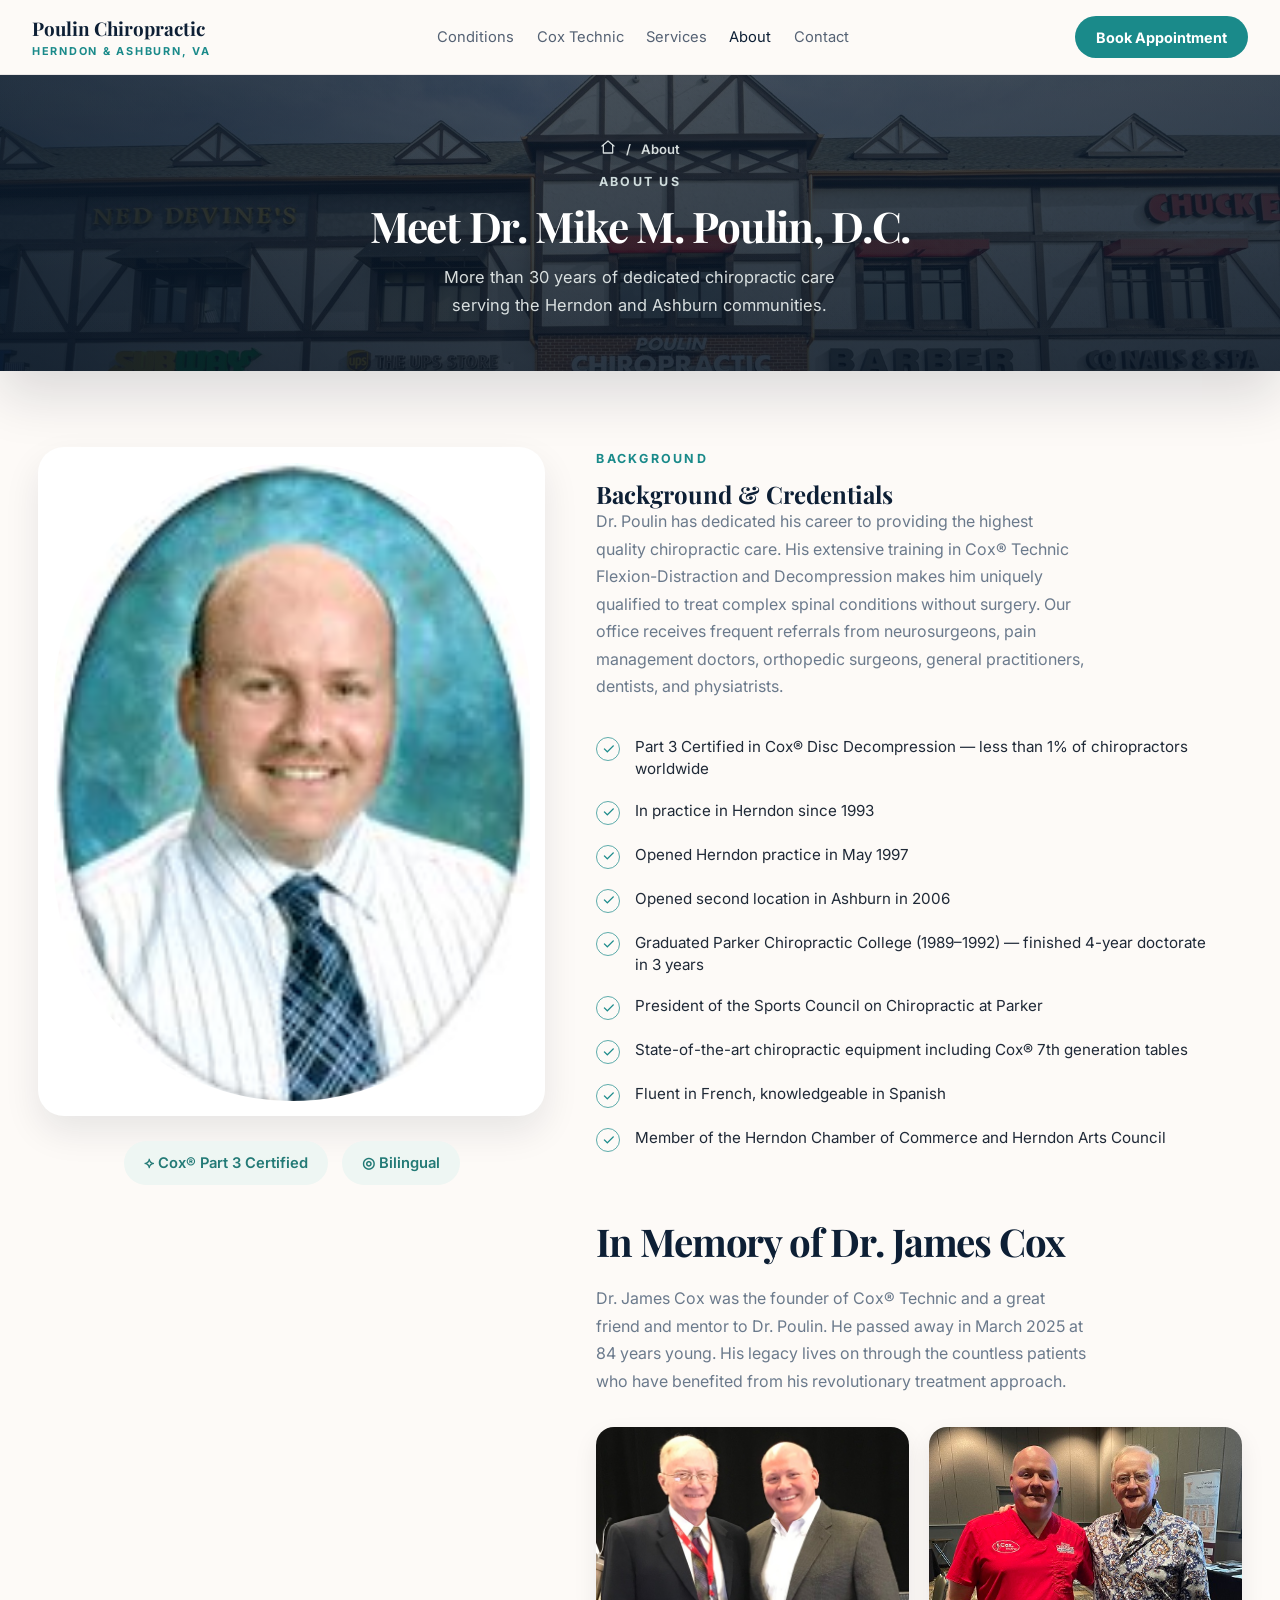
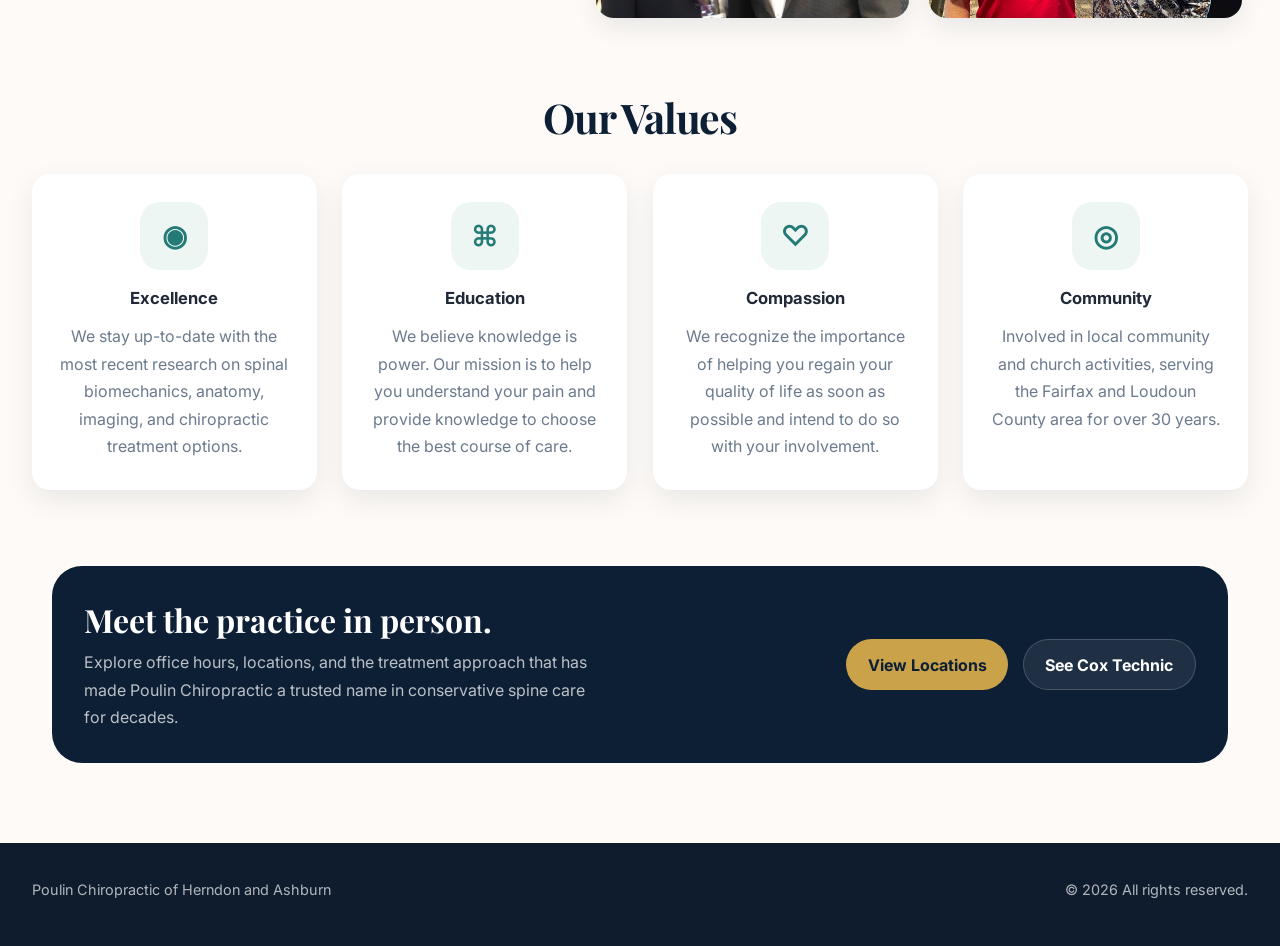
<file: About/index.html>
<!DOCTYPE html>
<html lang="en">
<head>
<meta charset="UTF-8">
<meta name="viewport" content="width=device-width, initial-scale=1.0">
<title>About Us | Poulin Chiropractic</title>
<style>
  @import url("https://fonts.googleapis.com/css2?family=Inter:wght@400;500;600;700&family=Playfair+Display:wght@600;700&display=swap");
  *, *::before, *::after { box-sizing: border-box; margin: 0; padding: 0; }
  :root {
    --navy: #0d1f35;
    --teal: #1a8a8a;
    --gold: #c9a24a;
    --warm-white: #fdfaf7;
    --paper: #f7faf9;
    --text-dark: #1f2937;
    --text-mid: #64748b;
    --border: #dbe4ea;
    --font-serif: "Playfair Display", Georgia, "Times New Roman", serif;
    --font-sans: "Inter", -apple-system, BlinkMacSystemFont, "Segoe UI", Helvetica, Arial, sans-serif;
  }
  html { scroll-behavior: smooth; }
  body { font-family: var(--font-sans); background: var(--warm-white); color: var(--text-dark); }
  a { color: inherit; text-decoration: none; }
  img { max-width: 100%; display: block; }

  nav {
    position: sticky; top: 0; z-index: 50;
    background: rgba(253, 250, 247, 0.92);
    backdrop-filter: blur(14px);
    border-bottom: 1px solid rgba(15, 23, 42, 0.08);
  }
  .nav-inner {
    max-width: 1320px; margin: 0 auto; padding: 0 2rem;
    min-height: 74px; display: flex; align-items: center; justify-content: space-between; gap: 2rem;
  }
  .nav-logo { font-family: var(--font-serif); font-size: 1.18rem; font-weight: 700; color: var(--navy); }
  .nav-logo span { display: block; font-family: var(--font-sans); font-size: 0.68rem; text-transform: uppercase; letter-spacing: 0.16em; color: var(--teal); margin-top: 0.2rem; }
  .nav-links { list-style: none; display: flex; gap: 1.4rem; color: #556274; font-size: 0.92rem; }
  .nav-links a:hover, .nav-links a.active { color: var(--navy); }
  .nav-cta {
    background: var(--teal); color: #fff; padding: 0.8rem 1.3rem; border-radius: 999px;
    font-weight: 700; font-size: 0.9rem;
  }

  .page-hero {
    max-width: 1360px; margin: 0 auto; padding: 4.8rem 2.4rem 2.2rem;
    display: grid; grid-template-columns: minmax(420px, 0.88fr) minmax(0, 1.12fr); gap: 3.2rem; align-items: start;
  }
  .page-header {
    width: 100%;
    padding: 0;
  }
  .page-header-banner {
    position: relative;
    overflow: hidden;
    min-height: 250px;
    border-radius: 0;
    padding: 4rem 2rem 3.2rem;
    display: flex;
    align-items: center;
    justify-content: center;
    text-align: center;
    background:
      linear-gradient(180deg, rgba(7, 20, 36, 0.48) 0%, rgba(7, 20, 36, 0.7) 100%),
      linear-gradient(90deg, rgba(8, 27, 45, 0.78) 0%, rgba(10, 29, 48, 0.5) 42%, rgba(10, 29, 48, 0.64) 100%),
      url("/assets/local/hero-bg.jpg") center 34% / cover no-repeat;
    box-shadow: 0 24px 52px rgba(15, 23, 42, 0.14);
  }
  .page-header-banner::after {
    content: "";
    position: absolute;
    inset: 0;
    background: linear-gradient(180deg, rgba(255,255,255,0.02), rgba(255,255,255,0));
    pointer-events: none;
  }
  .page-header-copy {
    position: relative;
    z-index: 1;
    max-width: 900px;
    margin: 0 auto;
  }
  .banner-breadcrumb {
    display: inline-flex; align-items: center; gap: 0.65rem;
    margin-bottom: 1rem; color: rgba(239, 246, 245, 0.88); font-size: 0.82rem; font-weight: 600;
  }
  .banner-breadcrumb svg {
    width: 16px; height: 16px; stroke: currentColor; fill: none; stroke-width: 1.9; stroke-linecap: round; stroke-linejoin: round;
  }
  .banner-breadcrumb a {
    color: inherit;
  }
  .page-header .eyebrow {
    margin-bottom: 0.95rem;
    color: rgba(230, 244, 242, 0.88);
  }
  .page-header h1 {
    margin-bottom: 1rem;
    color: #ffffff;
    font-size: clamp(2.35rem, 3.3vw, 3.75rem);
    line-height: 1.04;
  }
  .page-subtitle {
    max-width: 42ch; margin: 0 auto;
    font-size: 1.03rem; line-height: 1.68; color: rgba(241, 247, 246, 0.88);
  }
  .portrait-wrap { display: flex; flex-direction: column; gap: 1.55rem; }
  .portrait-card {
    border-radius: 30px;
  }
  .portrait-frame {
    background: #fff;
    border-radius: 26px; padding: 0.95rem;
    box-shadow: 0 16px 36px rgba(15, 23, 42, 0.09);
  }
  .portrait-image {
    border-radius: 999px; aspect-ratio: 1 / 1.34; width: min(100%, 520px);
    object-fit: cover; object-position: top center; margin: 0 auto;
  }
  .portrait-badges { display: flex; gap: 0.9rem; flex-wrap: wrap; justify-content: center; }
  .portrait-badge {
    display: inline-flex; align-items: center; gap: 0.55rem;
    background: #eef6f3;
    border-radius: 999px; padding: 0.82rem 1.24rem; color: #237a76; font-weight: 600; font-size: 0.92rem;
  }

  .about-copy { padding-top: 0.25rem; }
  .eyebrow { color: var(--teal); text-transform: uppercase; letter-spacing: 0.18em; font-size: 0.78rem; font-weight: 700; margin-bottom: 1rem; }
  h1, h2 { font-family: var(--font-serif); color: var(--navy); line-height: 1.08; }
  h1 { font-size: clamp(2.45rem, 4vw, 3.65rem); margin-bottom: 1.6rem; letter-spacing: -0.03em; }
  .intro {
    font-size: 1rem; line-height: 1.72; color: #6b7a8c;
    max-width: 49ch; margin-bottom: 2.2rem;
  }
  .credentials-list { list-style: none; display: grid; gap: 1.2rem; margin-top: 1.95rem; max-width: 62ch; }
  .credentials-list li {
    display: grid; grid-template-columns: 24px 1fr; gap: 0.9rem; align-items: start;
    font-size: 0.95rem; line-height: 1.46; color: #1f2937;
  }
  .check {
    width: 24px; height: 24px; border-radius: 50%;
    border: 1.5px solid rgba(26,138,138,0.7); color: var(--teal);
    display: inline-flex; align-items: center; justify-content: center; font-size: 0.95rem; margin-top: 0.05rem;
  }

  .memory-section {
    max-width: 1360px; margin: 0 auto; padding: 0 2.4rem 4.8rem;
    display: grid; grid-template-columns: minmax(420px, 0.88fr) minmax(0, 1.12fr); gap: 3.2rem;
  }
  .memory-spacer { min-height: 1px; }
  .memory-copy h2 { font-size: clamp(2.1rem, 3vw, 3.05rem); margin-bottom: 1.45rem; letter-spacing: -0.03em; }
  .memory-copy p { color: #6b7a8c; line-height: 1.72; font-size: 1rem; max-width: 49ch; margin-bottom: 0; }
  .memory-copy p:last-child { margin-bottom: 0; }
  .values {
    max-width: 1380px; margin: 0 auto; padding: 0 2rem 4.8rem;
  }
  .values-header { margin-bottom: 2.2rem; text-align: center; }
  .values-header h2 { font-size: clamp(2.3rem, 3.2vw, 3.5rem); letter-spacing: -0.03em; }
  .values-grid { display: grid; grid-template-columns: repeat(4, minmax(0, 1fr)); gap: 1.6rem; }
  .value-card {
    background: #fff;
    border-radius: 18px; padding: 1.7rem 1.6rem 1.8rem;
    box-shadow: 0 10px 28px rgba(15, 23, 42, 0.08);
    text-align: center;
  }
  .value-icon {
    width: 68px; height: 68px; border-radius: 20px; margin: 0 auto 1.2rem;
    background: #eef6f3; color: #237a76; display: inline-flex; align-items: center; justify-content: center;
    font-size: 1.8rem; font-weight: 600;
  }
  .value-card h3 {
    font-family: var(--font-sans); font-size: 1.04rem; line-height: 1.2;
    color: #1f2937; margin-bottom: 0.9rem; font-weight: 700;
  }
  .value-card p { color: #6b7a8c; line-height: 1.72; font-size: 1rem; }
  .memory-gallery { display: grid; grid-template-columns: 1fr 1fr; gap: 1.2rem; margin-top: 2rem; max-width: 860px; }
  .memory-gallery img {
    width: 100%; aspect-ratio: 1.18 / 0.72; object-fit: cover; object-position: top center;
    border-radius: 18px; box-shadow: 0 10px 24px rgba(15, 23, 42, 0.08);
  }
  .cta-strip {
    max-width: 1240px; margin: 0 auto; padding: 0 2rem 5rem;
  }
  .cta-box {
    background: var(--navy); color: #fff; border-radius: 30px;
    padding: 2rem; display: flex; justify-content: space-between; gap: 1.5rem; align-items: center; flex-wrap: wrap;
  }
  .cta-box h3 { font-family: var(--font-serif); font-size: 2rem; margin-bottom: 0.5rem; }
  .cta-box p { color: rgba(255,255,255,0.72); line-height: 1.7; max-width: 52ch; }
  .cta-actions { display: flex; gap: 0.9rem; flex-wrap: wrap; }
  .btn-primary, .btn-secondary {
    display: inline-flex; align-items: center; justify-content: center;
    padding: 0.9rem 1.35rem; border-radius: 999px; font-weight: 700;
  }
  .btn-primary { background: var(--gold); color: var(--navy); }
  .btn-secondary { background: rgba(255,255,255,0.08); color: #fff; border: 1px solid rgba(255,255,255,0.18); }

  footer {
    background: #0f1c2e; color: rgba(255,255,255,0.68);
    padding: 2.4rem 2rem 3rem;
  }
  .footer-inner { max-width: 1240px; margin: 0 auto; display: flex; justify-content: space-between; gap: 1rem; flex-wrap: wrap; }
  .footer-inner p { font-size: 0.9rem; }

  @media (max-width: 980px) {
    .page-hero, .memory-section { grid-template-columns: 1fr; gap: 2.5rem; }
    .values-grid { grid-template-columns: repeat(2, minmax(0, 1fr)); }
    .memory-spacer { display: none; }
    .intro, .credentials-list, .memory-copy p { max-width: none; }
    .memory-gallery { max-width: none; }
  }
  @media (max-width: 720px) {
    .nav-inner { padding: 0 1.2rem; }
    .nav-links { display: none; }
    .page-hero, .memory-section, .cta-strip, .values { padding-left: 1.2rem; padding-right: 1.2rem; }
    .page-hero { padding-top: 3rem; }
    .page-header-banner { min-height: 220px; padding: 3.2rem 1.4rem 2.5rem; }
    .values-grid { grid-template-columns: 1fr; }
    .memory-gallery { grid-template-columns: 1fr; }
    .portrait-image { width: 100%; }
  }
</style>
</head>
<body>
<nav>
  <div class="nav-inner">
    <a href="/" class="nav-logo">
      Poulin Chiropractic
      <span>Herndon &amp; Ashburn, VA</span>
    </a>
    <ul class="nav-links">
      <li><a href="/Conditions/">Conditions</a></li>
      <li><a href="/#treatment">Cox Technic</a></li>
      <li><a href="/Services/">Services</a></li>
      <li><a href="/About/" class="active">About</a></li>
      <li><a href="/Contact/">Contact</a></li>
    </ul>
    <a href="/Contact/#contact-form" class="nav-cta">Book Appointment</a>
  </div>
</nav>

<main>
  <section class="page-header">
    <div class="page-header-banner">
      <div class="page-header-copy">
        <div class="banner-breadcrumb">
          <a href="/" aria-label="Home">
            <svg viewBox="0 0 24 24" aria-hidden="true"><path d="M3 10.5 12 3l9 7.5"></path><path d="M5 9.5V21h14V9.5"></path></svg>
          </a>
          <span>/</span>
          <span>About</span>
        </div>
        <div class="eyebrow">About Us</div>
        <h1>Meet Dr. Mike M. Poulin, D.C.</h1>
        <p class="page-subtitle">More than 30 years of dedicated chiropractic care serving the Herndon and Ashburn communities.</p>
      </div>
    </div>
  </section>

  <section class="page-hero">
    <div class="portrait-wrap">
      <div class="portrait-card">
        <div class="portrait-frame">
          <img src="/assets/local/dr-poulin-portrait.jpg" alt="Dr. Mike Poulin" class="portrait-image">
        </div>
      </div>
      <div class="portrait-badges">
        <div class="portrait-badge">⟡ Cox® Part 3 Certified</div>
        <div class="portrait-badge">◎ Bilingual</div>
      </div>
    </div>

    <div class="about-copy">
      <div class="eyebrow">Background</div>
      <h2>Background &amp; Credentials</h2>
      <p class="intro">Dr. Poulin has dedicated his career to providing the highest quality chiropractic care. His extensive training in Cox® Technic Flexion-Distraction and Decompression makes him uniquely qualified to treat complex spinal conditions without surgery. Our office receives frequent referrals from neurosurgeons, pain management doctors, orthopedic surgeons, general practitioners, dentists, and physiatrists.</p>

      <ul class="credentials-list">
        <li><span class="check">✓</span><span>Part 3 Certified in Cox® Disc Decompression — less than 1% of chiropractors worldwide</span></li>
        <li><span class="check">✓</span><span>In practice in Herndon since 1993</span></li>
        <li><span class="check">✓</span><span>Opened Herndon practice in May 1997</span></li>
        <li><span class="check">✓</span><span>Opened second location in Ashburn in 2006</span></li>
        <li><span class="check">✓</span><span>Graduated Parker Chiropractic College (1989–1992) — finished 4-year doctorate in 3 years</span></li>
        <li><span class="check">✓</span><span>President of the Sports Council on Chiropractic at Parker</span></li>
        <li><span class="check">✓</span><span>State-of-the-art chiropractic equipment including Cox® 7th generation tables</span></li>
        <li><span class="check">✓</span><span>Fluent in French, knowledgeable in Spanish</span></li>
        <li><span class="check">✓</span><span>Member of the Herndon Chamber of Commerce and Herndon Arts Council</span></li>
      </ul>
    </div>
  </section>

  <section class="memory-section">
    <div class="memory-spacer"></div>
    <article class="memory-copy">
      <h2>In Memory of Dr. James Cox</h2>
      <p>Dr. James Cox was the founder of Cox® Technic and a great friend and mentor to Dr. Poulin. He passed away in March 2025 at 84 years young. His legacy lives on through the countless patients who have benefited from his revolutionary treatment approach.</p>
      <div class="memory-gallery">
        <img src="/assets/local/doctor-cox.jpg" alt="Dr. Cox and Dr. Poulin">
        <img src="/assets/local/poulin-cox-2021.jpg" alt="Dr. Poulin with Dr. Cox">
      </div>
    </article>
  </section>

  <section class="values">
    <div class="values-header">
      <h2>Our Values</h2>
    </div>
    <div class="values-grid">
      <article class="value-card">
        <div class="value-icon">◉</div>
        <h3>Excellence</h3>
        <p>We stay up-to-date with the most recent research on spinal biomechanics, anatomy, imaging, and chiropractic treatment options.</p>
      </article>
      <article class="value-card">
        <div class="value-icon">⌘</div>
        <h3>Education</h3>
        <p>We believe knowledge is power. Our mission is to help you understand your pain and provide knowledge to choose the best course of care.</p>
      </article>
      <article class="value-card">
        <div class="value-icon">♡</div>
        <h3>Compassion</h3>
        <p>We recognize the importance of helping you regain your quality of life as soon as possible and intend to do so with your involvement.</p>
      </article>
      <article class="value-card">
        <div class="value-icon">◎</div>
        <h3>Community</h3>
        <p>Involved in local community and church activities, serving the Fairfax and Loudoun County area for over 30 years.</p>
      </article>
    </div>
  </section>

  <section class="cta-strip">
    <div class="cta-box">
      <div>
        <h3>Meet the practice in person.</h3>
        <p>Explore office hours, locations, and the treatment approach that has made Poulin Chiropractic a trusted name in conservative spine care for decades.</p>
      </div>
      <div class="cta-actions">
        <a href="/Contact/#locations" class="btn-primary">View Locations</a>
        <a href="/#treatment" class="btn-secondary">See Cox Technic</a>
      </div>
    </div>
  </section>
</main>

<footer>
  <div class="footer-inner">
    <p>Poulin Chiropractic of Herndon and Ashburn</p>
    <p>© 2026 All rights reserved.</p>
  </div>
</footer>
</body>
</html>
</file>
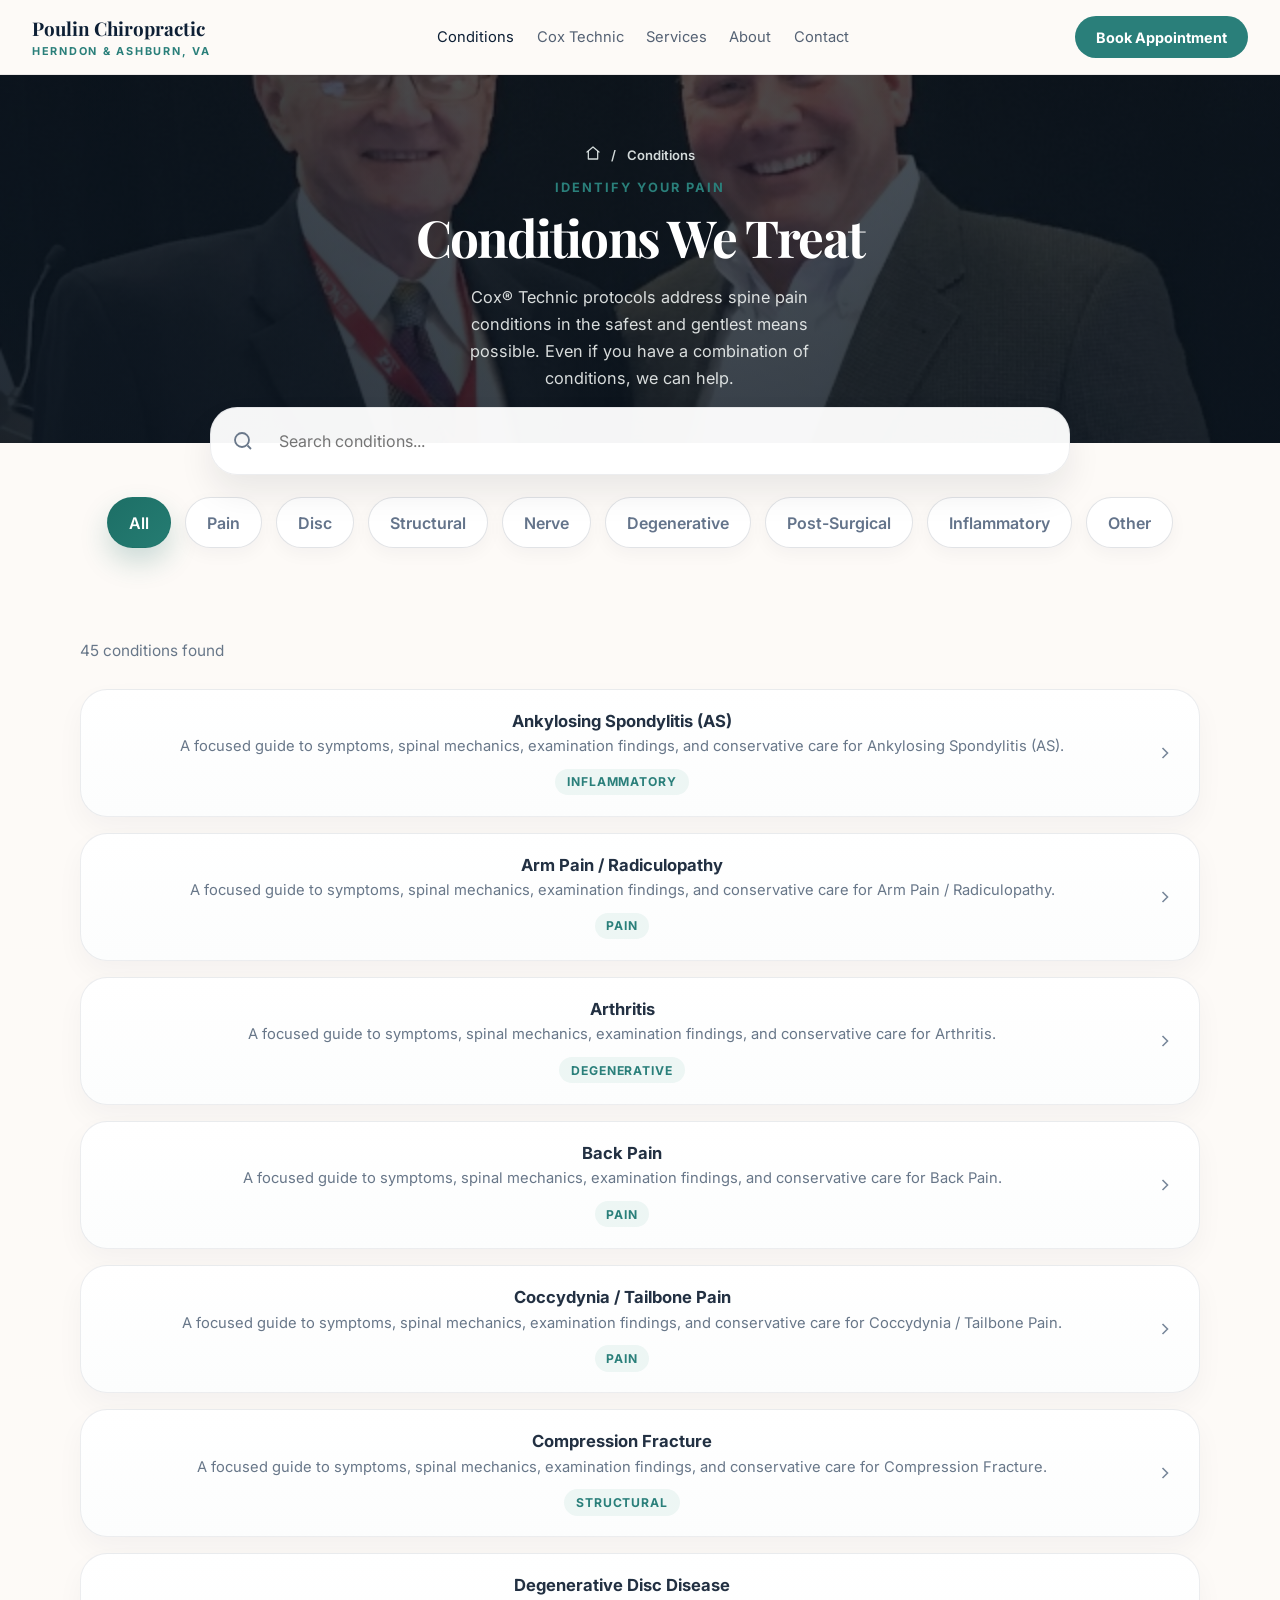
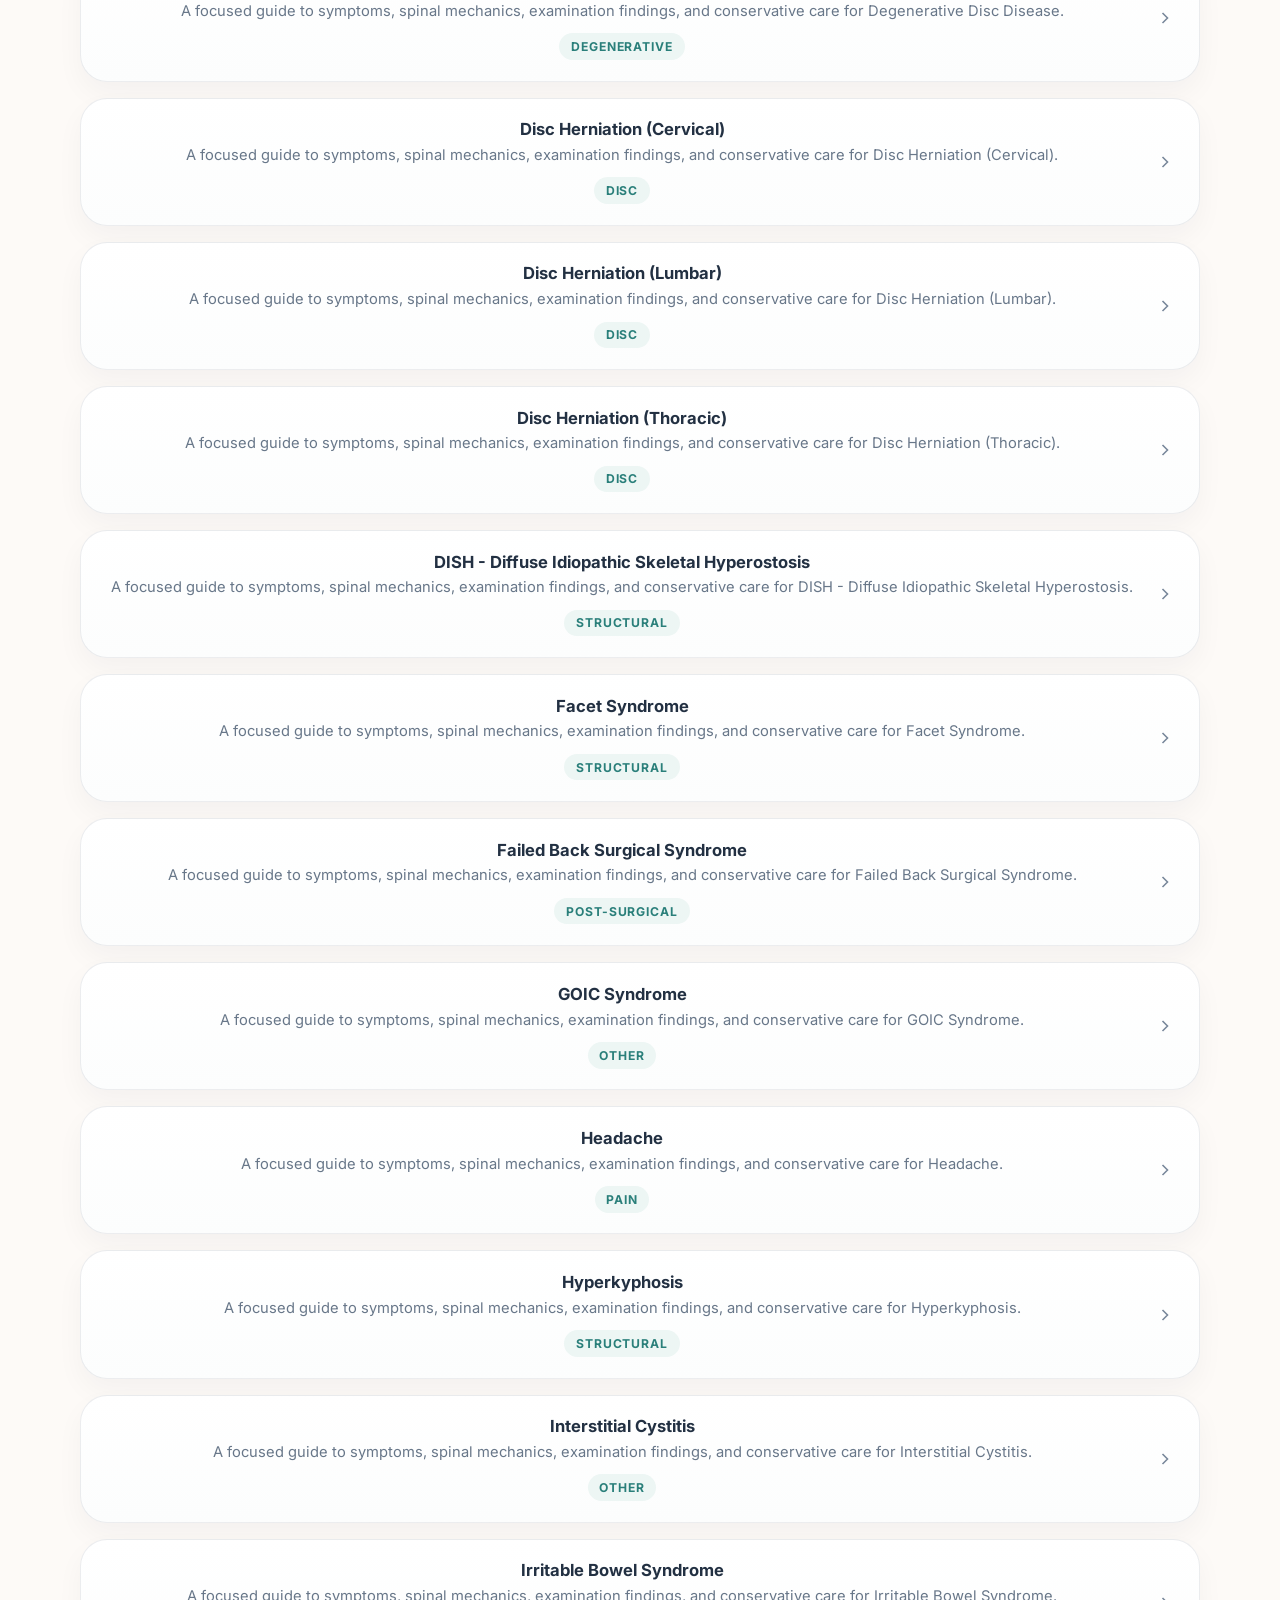
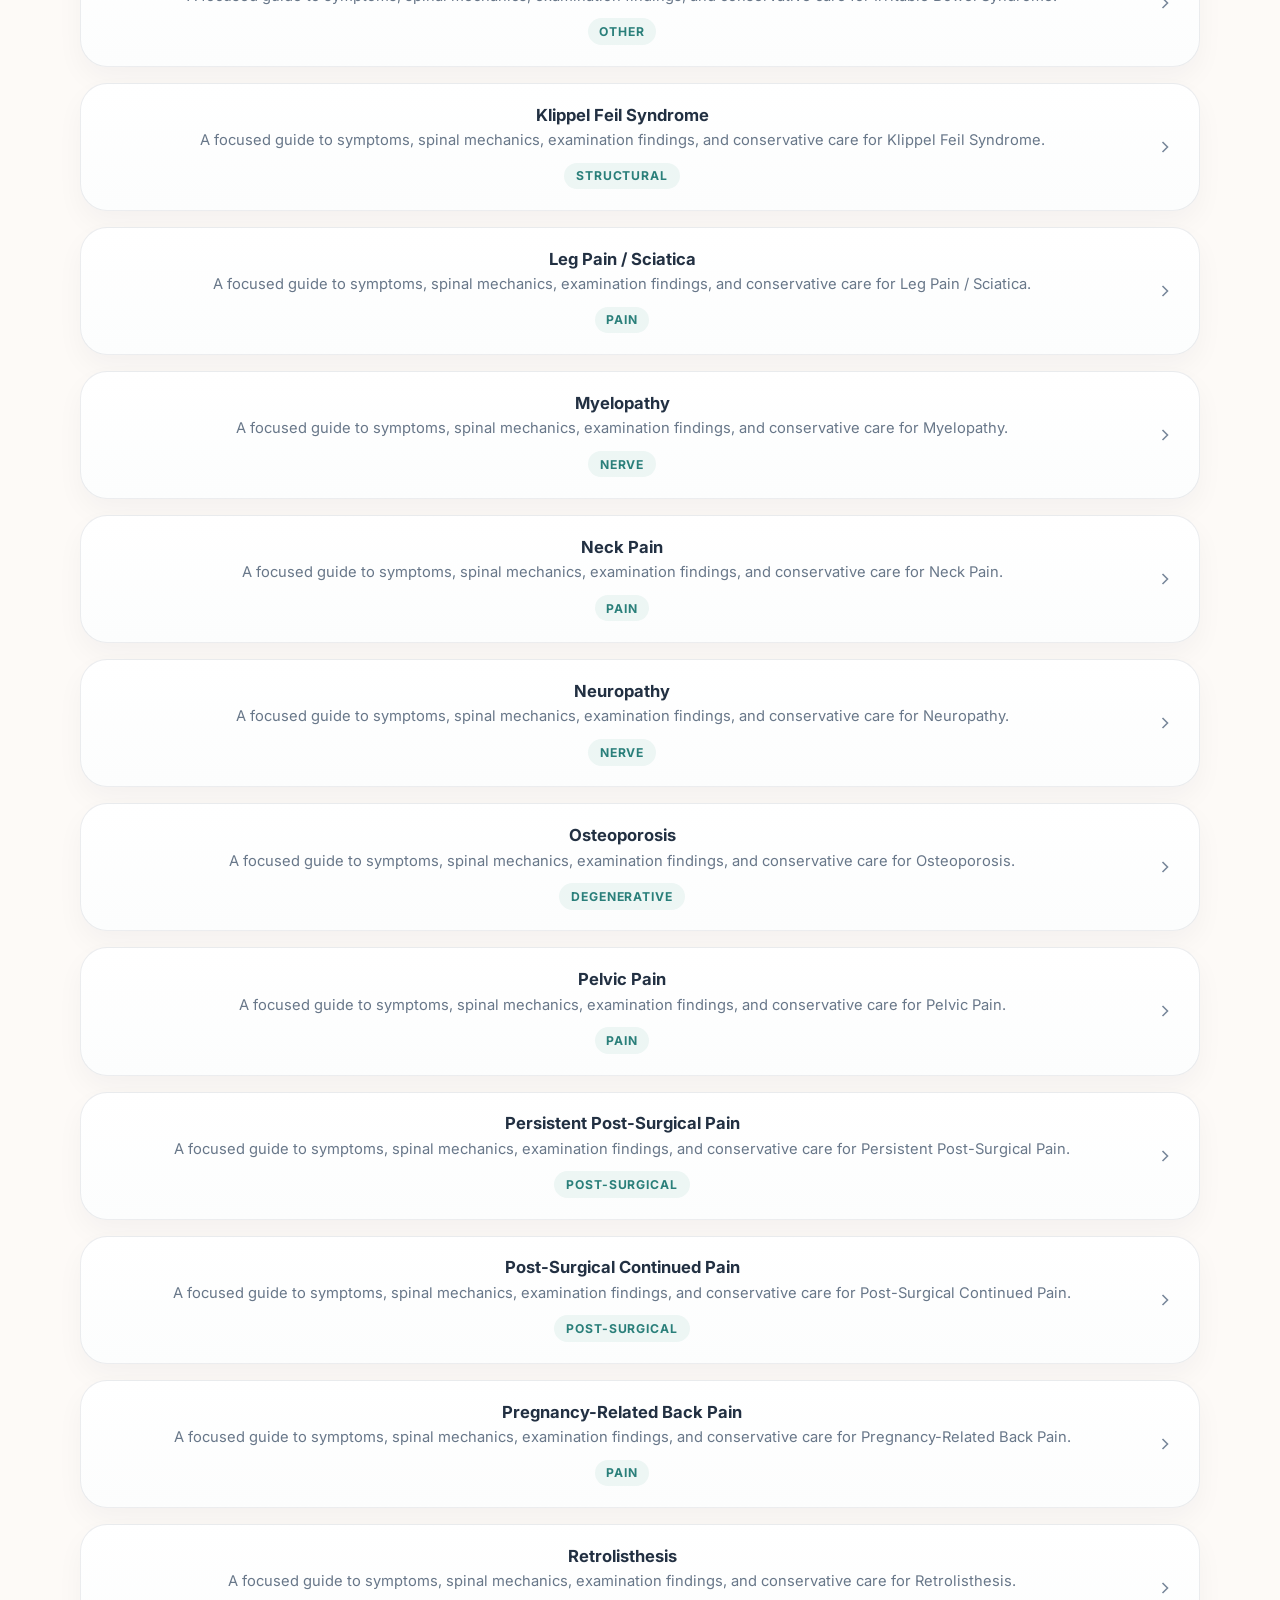
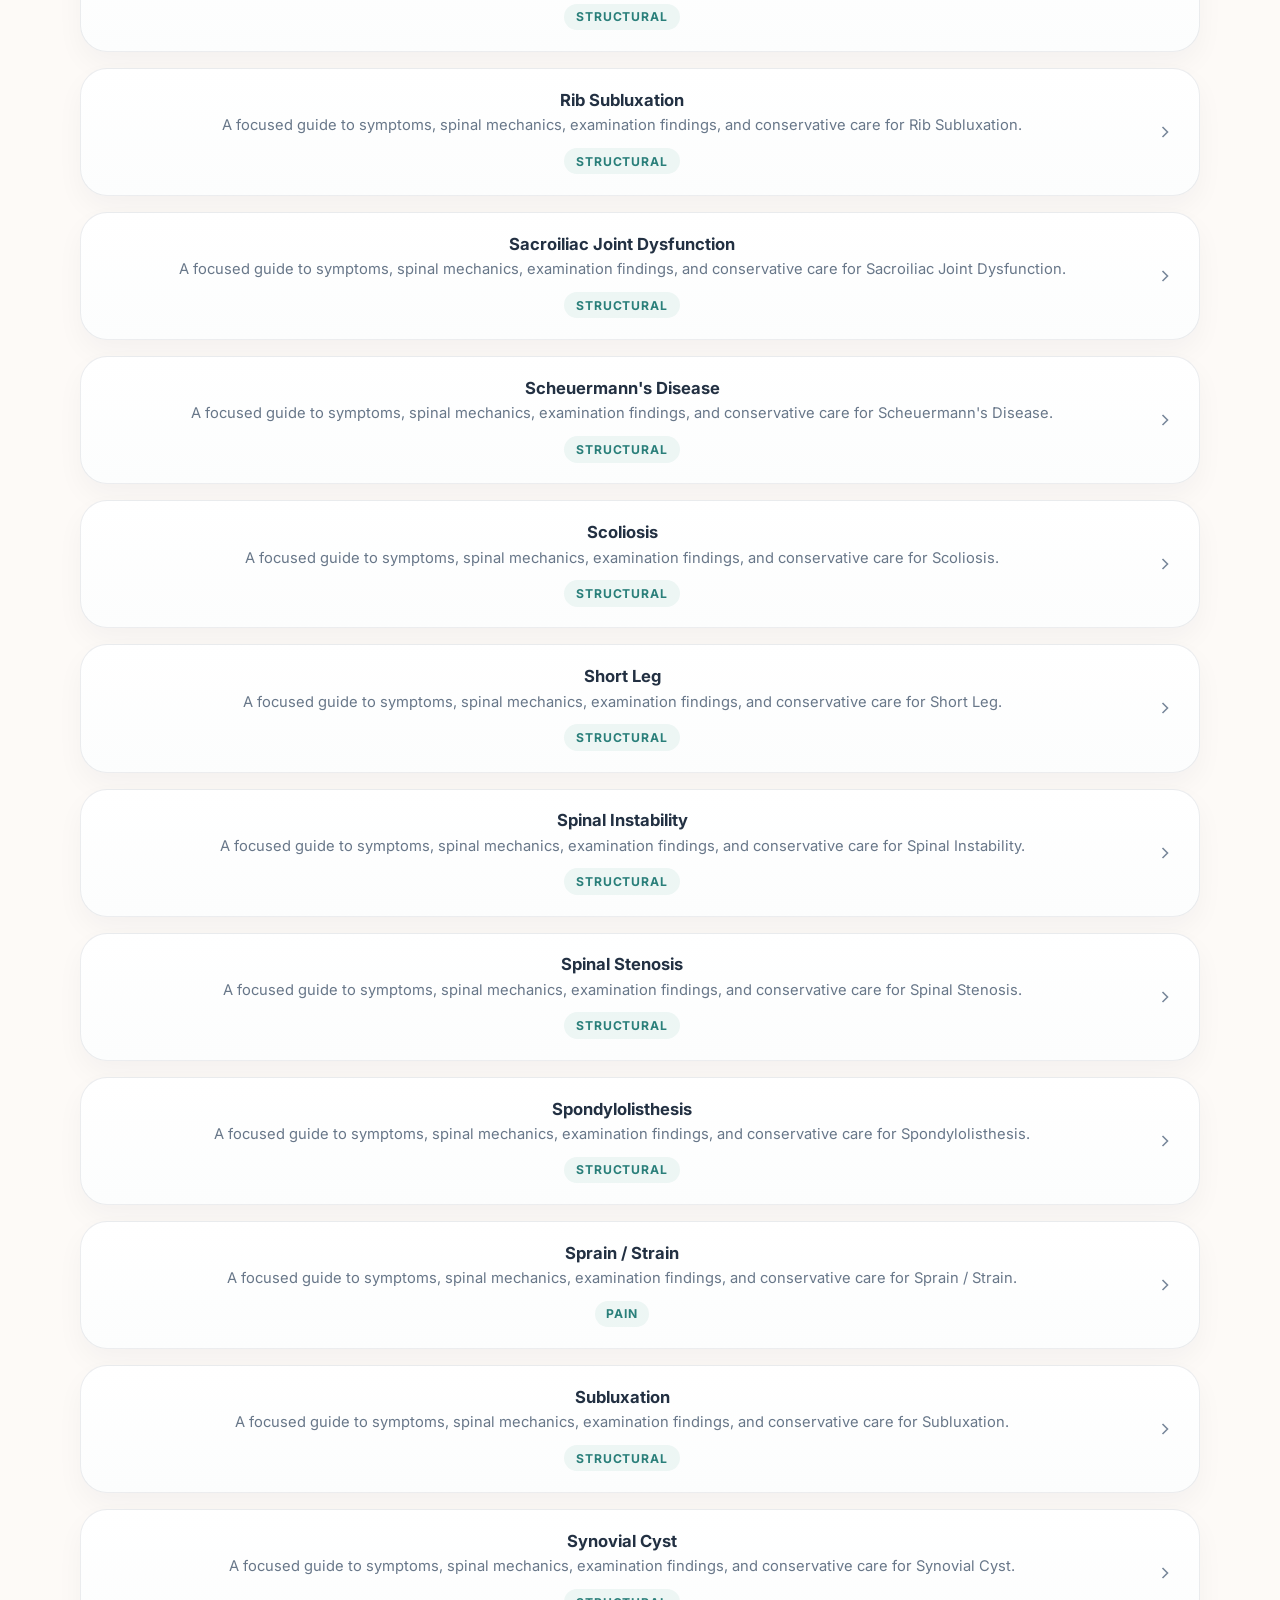
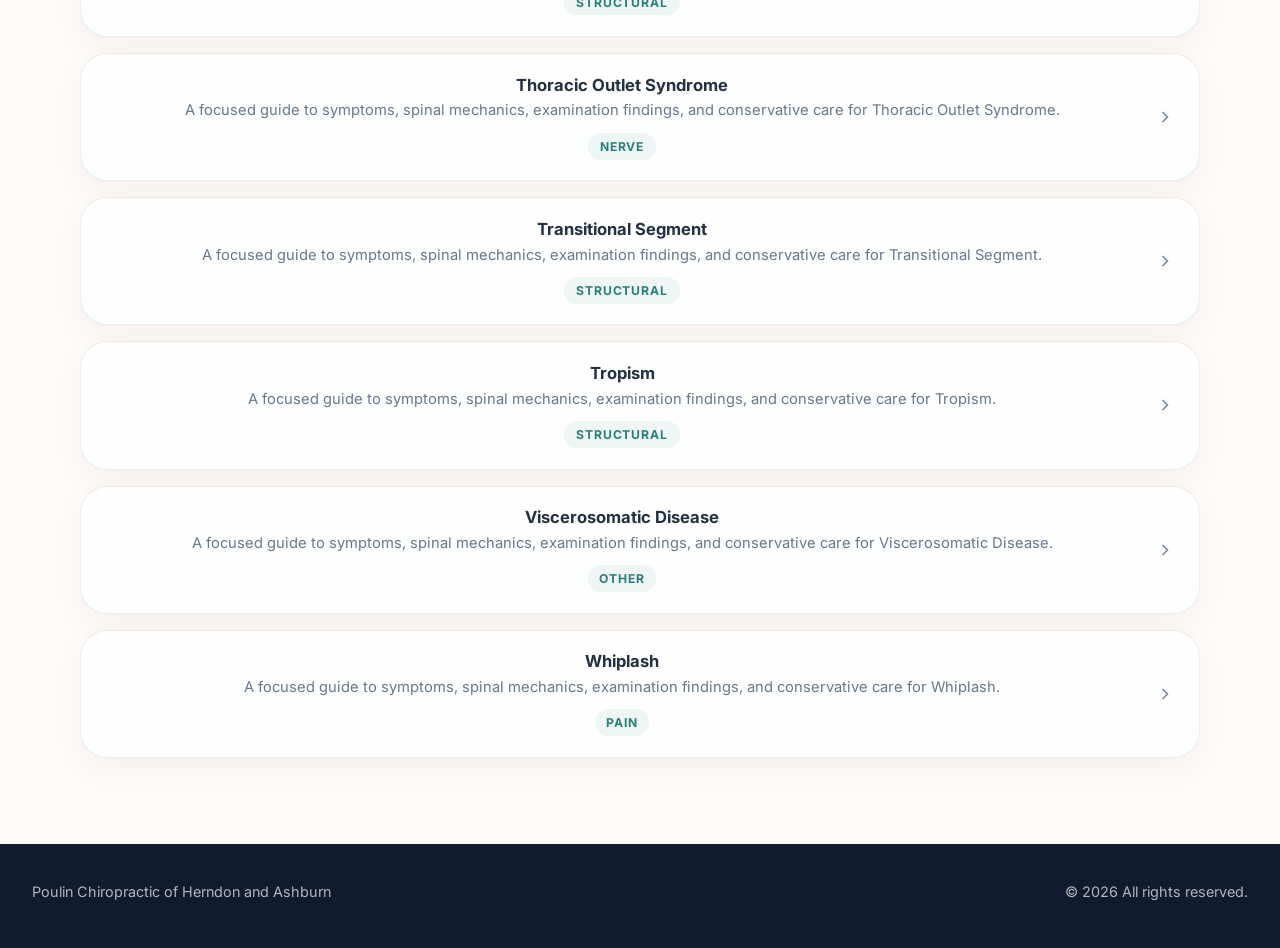
<file: Conditions/index.html>
<!DOCTYPE html>
<html lang="en">
<head>
<meta charset="UTF-8">
<meta name="viewport" content="width=device-width, initial-scale=1.0">
<title>Conditions | Poulin Chiropractic</title>
<style>
  @import url("https://fonts.googleapis.com/css2?family=Inter:wght@400;500;600;700&family=Playfair+Display:wght@600;700&display=swap");
  *, *::before, *::after { box-sizing: border-box; margin: 0; padding: 0; }
  :root {
    --navy: #0d1f35;
    --navy-deep: #152534;
    --teal: #2a7f7a;
    --teal-soft: #edf6f4;
    --paper: #ffffff;
    --warm-white: #fdfaf7;
    --muted: #687789;
    --line: rgba(15, 31, 53, 0.1);
    --shadow: 0 16px 36px rgba(15, 23, 42, 0.08);
    --font-serif: "Playfair Display", Georgia, "Times New Roman", serif;
    --font-sans: "Inter", -apple-system, BlinkMacSystemFont, "Segoe UI", Helvetica, Arial, sans-serif;
  }
  html { scroll-behavior: smooth; }
  body { font-family: var(--font-sans); background: var(--warm-white); color: #1f2937; }
  a { color: inherit; text-decoration: none; }
  button, input { font: inherit; }

  nav {
    position: sticky; top: 0; z-index: 50;
    background: rgba(253, 250, 247, 0.92);
    backdrop-filter: blur(14px);
    border-bottom: 1px solid rgba(15, 23, 42, 0.08);
  }
  .nav-inner {
    max-width: 1320px; margin: 0 auto; padding: 0 2rem;
    min-height: 74px; display: flex; align-items: center; justify-content: space-between; gap: 2rem;
  }
  .nav-logo { font-family: var(--font-serif); font-size: 1.18rem; font-weight: 700; color: var(--navy); }
  .nav-logo span {
    display: block; font-family: var(--font-sans); font-size: 0.68rem; text-transform: uppercase;
    letter-spacing: 0.16em; color: var(--teal); margin-top: 0.2rem;
  }
  .nav-links { list-style: none; display: flex; gap: 1.4rem; color: #556274; font-size: 0.92rem; }
  .nav-links a:hover, .nav-links a.active { color: var(--navy); }
  .nav-cta {
    background: var(--teal); color: #fff; padding: 0.8rem 1.3rem; border-radius: 999px;
    font-weight: 700; font-size: 0.9rem;
  }
  .banner-breadcrumb {
    display: inline-flex; align-items: center; gap: 0.65rem;
    margin-bottom: 1rem; color: rgba(238,245,244,0.88); font-size: 0.82rem; font-weight: 600;
  }
  .banner-breadcrumb svg {
    width: 16px; height: 16px; stroke: currentColor; fill: none; stroke-width: 1.9; stroke-linecap: round; stroke-linejoin: round;
  }

  .hero {
    position: relative; overflow: hidden; min-height: 340px;
    display: flex; align-items: center; justify-content: center; text-align: center;
    background:
      linear-gradient(180deg, rgba(10, 20, 31, 0.45), rgba(10, 20, 31, 0.64)),
      linear-gradient(90deg, rgba(10, 20, 31, 0.72) 0%, rgba(10, 20, 31, 0.46) 45%, rgba(10, 20, 31, 0.6) 100%),
      url("/assets/local/doctor-cox.jpg") center 22% / cover no-repeat;
  }
  .hero-inner {
    position: relative; z-index: 1; max-width: 880px; padding: 4.4rem 2rem 3.2rem;
  }
  .eyebrow {
    color: var(--teal); text-transform: uppercase; letter-spacing: 0.16em;
    font-size: 0.8rem; font-weight: 700; margin-bottom: 1rem;
  }
  .hero h1 {
    font-family: var(--font-serif); color: #fff; font-size: clamp(2.7rem, 4vw, 4.5rem);
    line-height: 1.04; letter-spacing: -0.035em; margin-bottom: 1.2rem;
  }
  .hero p {
    max-width: 34ch; margin: 0 auto; color: rgba(244, 247, 246, 0.88);
    font-size: 1.02rem; line-height: 1.65;
  }

  .filters {
    margin-top: -2.2rem;
    position: relative; z-index: 2;
    padding: 0 2rem 2.2rem;
  }
  .filters-inner {
    max-width: 1120px; margin: 0 auto;
  }
  .search-shell {
    position: relative; margin: 0 auto 1.35rem; width: min(100%, 860px);
    border-radius: 1.7rem; background: rgba(255,255,255,0.96); border: 1px solid rgba(15,31,53,0.08);
    box-shadow: 0 18px 34px rgba(15, 23, 42, 0.08);
  }
  .search-shell svg {
    position: absolute; left: 1.25rem; top: 50%; transform: translateY(-50%);
    width: 24px; height: 24px; stroke: #6a788a; fill: none; stroke-width: 1.8;
  }
  .search-shell input {
    width: 100%; height: 66px; border: 0; outline: 0; background: transparent;
    padding: 0 1.2rem 0 4.25rem; font-size: 1rem; color: var(--navy); border-radius: 1.7rem;
  }
  .chip-row {
    display: flex; flex-wrap: wrap; gap: 0.9rem; justify-content: center;
  }
  .chip {
    min-height: 3.2rem; border-radius: 999px; border: 1px solid rgba(15,31,53,0.12);
    background: #fff; color: #64748b; padding: 0.8rem 1.3rem; font-weight: 600;
    box-shadow: 0 6px 18px rgba(15, 23, 42, 0.04); cursor: pointer;
  }
  .chip.active {
    background: linear-gradient(135deg, #1d6f66 0%, #257c72 100%);
    color: #fff; border-color: rgba(29,111,102,0.2); box-shadow: 0 14px 28px rgba(29,111,102,0.22);
  }

  .conditions {
    padding: 3.6rem 2rem 5.4rem;
  }
  .conditions-inner {
    max-width: 1120px; margin: 0 auto;
  }
  .results-meta {
    color: var(--muted); font-size: 0.96rem; margin-bottom: 1.8rem;
  }
  .condition-list {
    display: grid; gap: 1rem;
  }
  .condition-row {
    display: grid; grid-template-columns: 1fr auto; align-items: center; gap: 1rem;
    border: 1px solid rgba(15,31,53,0.08); border-radius: 1.7rem; background: linear-gradient(180deg, #fff, #fcfdfd);
    padding: 1.3rem 1.5rem; box-shadow: 0 12px 28px rgba(15, 23, 42, 0.04);
    transition: transform 160ms ease, box-shadow 160ms ease, border-color 160ms ease;
    cursor: pointer;
  }
  .condition-row:hover {
    transform: translateY(-1px); box-shadow: 0 18px 34px rgba(15, 23, 42, 0.08); border-color: rgba(42,127,122,0.24);
  }
  .condition-row-main {
    min-width: 0;
  }
  .condition-name {
    font-size: 1.04rem; font-weight: 700; color: #223042; margin-bottom: 0.28rem;
  }
  .condition-sub {
    color: var(--muted); font-size: 0.92rem; line-height: 1.52;
    display: -webkit-box; -webkit-line-clamp: 2; -webkit-box-orient: vertical; overflow: hidden;
  }
  .condition-meta {
    display: inline-flex; align-items: center; gap: 0.55rem; margin-top: 0.7rem;
    padding: 0.36rem 0.7rem; border-radius: 999px; background: var(--teal-soft); color: var(--teal);
    font-size: 0.76rem; font-weight: 700; letter-spacing: 0.08em; text-transform: uppercase;
  }
  .condition-row svg {
    width: 20px; height: 20px; stroke: #78879a; fill: none; stroke-width: 1.9;
  }
  .empty-state {
    border: 1px solid rgba(15,31,53,0.08); border-radius: 1.7rem; background: #fff;
    padding: 2rem; text-align: center; color: var(--muted);
  }

  .modal {
    position: fixed; inset: 0; z-index: 80; display: none; align-items: flex-start; justify-content: center;
    padding: 6rem 1.2rem 2rem; background: rgba(15, 23, 42, 0.42); backdrop-filter: blur(8px);
  }
  .modal.open { display: flex; }
  .modal-card {
    width: min(100%, 1070px); max-height: calc(100vh - 8rem); overflow: auto;
    border-radius: 2rem; background: #fff; box-shadow: 0 32px 80px rgba(15, 23, 42, 0.2);
    border: 1px solid rgba(15,31,53,0.08);
  }
  .modal-head {
    display: flex; justify-content: space-between; gap: 1.5rem;
    padding: 2rem 2rem 1.7rem;
    background: linear-gradient(135deg, rgba(225,245,240,0.82), rgba(245,251,249,0.92) 48%, rgba(255,255,255,0.98) 100%);
    border-bottom: 1px solid rgba(148,163,184,0.18);
  }
  .modal-kicker {
    display: inline-flex; align-items: center; gap: 0.55rem; padding: 0.42rem 0.72rem;
    border-radius: 999px; background: rgba(255,255,255,0.72); color: var(--teal);
    font-size: 0.72rem; font-weight: 700; letter-spacing: 0.16em; text-transform: uppercase;
  }
  .modal-title {
    margin-top: 1rem; font-family: var(--font-serif); font-size: clamp(2.3rem, 4vw, 4rem);
    line-height: 1.02; letter-spacing: -0.03em; color: #1f2937;
  }
  .modal-deck {
    max-width: 38rem; margin-top: 0.9rem; color: #5f7184; font-size: 0.98rem; line-height: 1.7;
  }
  .modal-close {
    width: 3rem; height: 3rem; border: 1px solid rgba(15,31,53,0.1); border-radius: 999px;
    background: rgba(255,255,255,0.92); color: #607184; cursor: pointer; flex: 0 0 auto;
    font-size: 1.45rem; line-height: 1;
  }
  .modal-body-wrap {
    padding: 2rem 2rem 2.5rem;
  }
  .modal-body {
    max-width: 56rem; color: var(--muted); font-size: 1.02rem; line-height: 1.82;
  }
  .modal-body h2, .modal-body h3 {
    font-family: var(--font-serif); color: #1f2937; line-height: 1.12; letter-spacing: -0.025em;
  }
  .modal-body h2 {
    font-size: clamp(1.9rem, 2.4vw, 2.5rem); margin: 2.3rem 0 0.9rem;
  }
  .modal-body h3 {
    font-size: 1.24rem; margin: 1.75rem 0 0.7rem;
  }
  .modal-body > h2:first-child { margin-top: 0; }
  .modal-body p { margin: 0 0 1.05rem; }
  .modal-body ul, .modal-body ol { margin: 1rem 0 1.2rem; padding-left: 1.2rem; }
  .modal-body li { margin: 0.45rem 0; padding-left: 0.2rem; }
  .modal-note {
    display: inline-flex; align-items: center; padding: 0.62rem 0.9rem; border-radius: 999px;
    background: rgba(42,127,122,0.08); color: var(--teal); font-size: 0.85rem; font-weight: 600; margin: 0.2rem 0 1rem;
  }

  footer {
    background: #0f1c2e; color: rgba(255,255,255,0.68);
    padding: 2.4rem 2rem 3rem;
  }
  .footer-inner {
    max-width: 1320px; margin: 0 auto; display: flex; justify-content: space-between; gap: 1rem; flex-wrap: wrap;
  }
  .footer-inner p { font-size: 0.9rem; }

  @media (max-width: 760px) {
    .nav-inner { padding: 0 1.2rem; }
    .nav-links { display: none; }
    .hero-inner, .filters, .conditions, footer { padding-left: 1.2rem; padding-right: 1.2rem; }
    .hero { min-height: 300px; }
    .hero-inner { padding-top: 3.8rem; padding-bottom: 2.8rem; }
    .search-shell input { height: 60px; }
    .modal { padding-top: 5.2rem; }
    .modal-card { max-height: calc(100vh - 6.4rem); border-radius: 1.4rem; }
    .modal-head { padding: 1.35rem 1.35rem 1.1rem; flex-direction: column; }
    .modal-body-wrap { padding: 1.35rem 1.35rem 1.8rem; }
    .modal-title { font-size: 2.2rem; }
    .condition-row { padding: 1.15rem 1.2rem; }
  }
</style>
</head>
<body>
<nav>
  <div class="nav-inner">
    <a href="/" class="nav-logo">
      Poulin Chiropractic
      <span>Herndon &amp; Ashburn, VA</span>
    </a>
    <ul class="nav-links">
      <li><a href="/Conditions/" class="active">Conditions</a></li>
      <li><a href="/#treatment">Cox Technic</a></li>
      <li><a href="/Services/">Services</a></li>
      <li><a href="/About/">About</a></li>
      <li><a href="/Contact/">Contact</a></li>
    </ul>
    <a href="/Contact/#contact-form" class="nav-cta">Book Appointment</a>
  </div>
</nav>

<main>
  <section class="hero">
    <div class="hero-inner">
      <div class="banner-breadcrumb">
        <a href="/" aria-label="Home">
          <svg viewBox="0 0 24 24" aria-hidden="true"><path d="M3 10.5 12 3l9 7.5"></path><path d="M5 9.5V21h14V9.5"></path></svg>
        </a>
        <span>/</span>
        <span>Conditions</span>
      </div>
      <div class="eyebrow">Identify Your Pain</div>
      <h1>Conditions We Treat</h1>
      <p>Cox® Technic protocols address spine pain conditions in the safest and gentlest means possible. Even if you have a combination of conditions, we can help.</p>
    </div>
  </section>

  <section class="filters">
    <div class="filters-inner">
      <div class="search-shell">
        <svg viewBox="0 0 24 24" aria-hidden="true"><circle cx="11" cy="11" r="7"></circle><path d="m20 20-3.5-3.5"></path></svg>
        <input id="condition-search" type="search" placeholder="Search conditions..." autocomplete="off">
      </div>
      <div id="chip-row" class="chip-row"></div>
    </div>
  </section>

  <section class="conditions">
    <div class="conditions-inner">
      <p id="results-meta" class="results-meta">0 conditions found</p>
      <div id="condition-list" class="condition-list"></div>
    </div>
  </section>
</main>

<div id="condition-modal" class="modal" aria-hidden="true">
  <div class="modal-card" role="dialog" aria-modal="true" aria-labelledby="modal-title">
    <div class="modal-head">
      <div>
        <p class="modal-kicker">Condition Guide</p>
        <h2 id="modal-title" class="modal-title"></h2>
        <p id="modal-deck" class="modal-deck"></p>
      </div>
      <button id="modal-close" class="modal-close" type="button" aria-label="Close article">×</button>
    </div>
    <div class="modal-body-wrap">
      <div id="modal-body" class="modal-body"></div>
    </div>
  </div>
</div>

<footer>
  <div class="footer-inner">
    <p>Poulin Chiropractic of Herndon and Ashburn</p>
    <p>© 2026 All rights reserved.</p>
  </div>
</footer>

<script src="/assets/condition-articles.js"></script>
<script>
  (function () {
    const dataset = window.__POULIN_CONDITION_ARTICLES__;
    if (!dataset || !dataset.articles || !dataset.aliases) {
      return;
    }

    const categoryOrder = ["All", "Pain", "Disc", "Structural", "Nerve", "Degenerative", "Post-Surgical", "Inflammatory", "Other"];
    const query = new URLSearchParams(window.location.search);

    const searchInput = document.getElementById("condition-search");
    const chipRow = document.getElementById("chip-row");
    const resultsMeta = document.getElementById("results-meta");
    const list = document.getElementById("condition-list");
    const modal = document.getElementById("condition-modal");
    const modalTitle = document.getElementById("modal-title");
    const modalDeck = document.getElementById("modal-deck");
    const modalBody = document.getElementById("modal-body");
    const closeBtn = document.getElementById("modal-close");

    let activeCategory = "All";
    let activeConditionKey = null;

    function normalizeConditionName(name) {
      return dataset.aliases[String(name || "").trim()] || null;
    }

    function normalizeText(text) {
      return String(text || "")
        .replace(/<[^>]+>/g, " ")
        .replace(/\s+/g, " ")
        .trim();
    }

    function looksLikeSectionHeading(text) {
      const normalized = normalizeText(text);
      if (!normalized || normalized.length > 60) return false;
      if (/[.!?]/.test(normalized)) return false;
      return /^(Introduction|Definition|Description|Examination|Treatment|At Home Care|At-Home Care|Summary|Clinical Case Reports?|Clinical Focus|Common Symptoms|What Patients May Notice|Where It Can Occur|Treatment Approach|Typical Complaints|At-Home Considerations|What patients may experience|What symptoms can feel like)$/i.test(normalized);
    }

    function beautifyArticleHtml(html) {
      if (!html) return "";
      return html
        .replace(/<p>\s*<span>\s*<strong>([\s\S]*?)<\/strong>\s*<\/span>\s*<\/p>/gi, (m, text) => {
          const heading = normalizeText(text);
          return looksLikeSectionHeading(heading) ? "<h2>" + heading + "</h2>" : m;
        })
        .replace(/<p>\s*<strong>\s*<span>([\s\S]*?)<\/span>\s*<\/strong>\s*<\/p>/gi, (m, text) => {
          const heading = normalizeText(text);
          return looksLikeSectionHeading(heading) ? "<h2>" + heading + "</h2>" : m;
        })
        .replace(/<p>\s*<strong>([\s\S]*?)<\/strong>\s*<\/p>/gi, (m, text) => {
          const heading = normalizeText(text);
          return looksLikeSectionHeading(heading) ? "<h2>" + heading + "</h2>" : m;
        })
        .replace(/<p>\s*<em>(Video[\s\S]*?|Graphic Animation[\s\S]*?|Cervical Spine Exam Description|Thoracic Spine Exam Description|Lumbar Spine Exam Description|Compression Fracture Condition Description|Sacroiliac Joint Pain Condition Description|Subluxation Condition Description)\s*<\/em>\s*<\/p>/gi, (m, text) => {
          return '<p class="modal-note">' + normalizeText(text) + "</p>";
        });
    }

    function getConditionSummary(name) {
      return "A focused guide to symptoms, spinal mechanics, examination findings, and conservative care for " + name + ".";
    }

    function buildDisplayConditions() {
      const namesByKey = {};
      Object.entries(dataset.aliases).forEach(([label, key]) => {
        if (!dataset.articles[key]) return;
        const current = namesByKey[key];
        if (!current || label.length < current.length) {
          namesByKey[key] = label;
        }
      });

      return Object.entries(dataset.articles).map(([key, article]) => ({
        key,
        name: namesByKey[key] || key,
        category: article.category || "Other",
        summary: getConditionSummary(namesByKey[key] || key),
        body: beautifyArticleHtml(article.contentHtml || "")
      })).sort((a, b) => a.name.localeCompare(b.name));
    }

    const allConditions = buildDisplayConditions();

    function renderChips() {
      chipRow.innerHTML = "";
      categoryOrder.forEach((category) => {
        const chip = document.createElement("button");
        chip.type = "button";
        chip.className = "chip" + (category === activeCategory ? " active" : "");
        chip.textContent = category;
        chip.addEventListener("click", () => {
          activeCategory = category;
          renderChips();
          renderList();
        });
        chipRow.appendChild(chip);
      });
    }

    function getFilteredConditions() {
      const term = searchInput.value.trim().toLowerCase();
      return allConditions.filter((condition) => {
        const matchesCategory = activeCategory === "All" || condition.category === activeCategory;
        const haystack = (condition.name + " " + condition.category + " " + condition.summary).toLowerCase();
        return matchesCategory && (!term || haystack.includes(term));
      });
    }

    function setQueryParam(name) {
      const params = new URLSearchParams(window.location.search);
      if (name) params.set("name", name);
      else params.delete("name");
      const next = window.location.pathname + (params.toString() ? "?" + params.toString() : "");
      window.history.replaceState({}, "", next);
    }

    function openCondition(condition) {
      activeConditionKey = condition.key;
      modalTitle.textContent = condition.name;
      modalDeck.textContent = condition.summary;
      modalBody.innerHTML = condition.body || "<p>This condition is available, but its article content could not be loaded locally.</p>";
      modal.classList.add("open");
      modal.setAttribute("aria-hidden", "false");
      document.body.style.overflow = "hidden";
      setQueryParam(condition.name);
    }

    function closeModal() {
      activeConditionKey = null;
      modal.classList.remove("open");
      modal.setAttribute("aria-hidden", "true");
      document.body.style.overflow = "";
      setQueryParam("");
    }

    function renderList() {
      const filtered = getFilteredConditions();
      resultsMeta.textContent = filtered.length + " conditions found";
      list.innerHTML = "";

      if (!filtered.length) {
        list.innerHTML = '<div class="empty-state">No conditions matched your search. Try a broader term or choose a different filter.</div>';
        return;
      }

      filtered.forEach((condition) => {
        const row = document.createElement("button");
        row.type = "button";
        row.className = "condition-row";
        row.innerHTML =
          '<div class="condition-row-main">' +
            '<div class="condition-name">' + condition.name + '</div>' +
            '<div class="condition-sub">' + condition.summary + '</div>' +
            '<div class="condition-meta">' + condition.category + '</div>' +
          '</div>' +
          '<svg viewBox="0 0 24 24" aria-hidden="true"><path d="M9 6l6 6-6 6"></path></svg>';
        row.addEventListener("click", () => openCondition(condition));
        list.appendChild(row);
      });
    }

    searchInput.addEventListener("input", renderList);
    closeBtn.addEventListener("click", closeModal);
    modal.addEventListener("click", (event) => {
      if (event.target === modal) closeModal();
    });
    document.addEventListener("keydown", (event) => {
      if (event.key === "Escape" && modal.classList.contains("open")) closeModal();
    });

    renderChips();
    renderList();

    const requestedName = query.get("name");
    if (requestedName) {
      const key = normalizeConditionName(requestedName);
      const found = allConditions.find((item) => item.key === key);
      if (found) openCondition(found);
    }
  })();
</script>
</body>
</html>
</file>
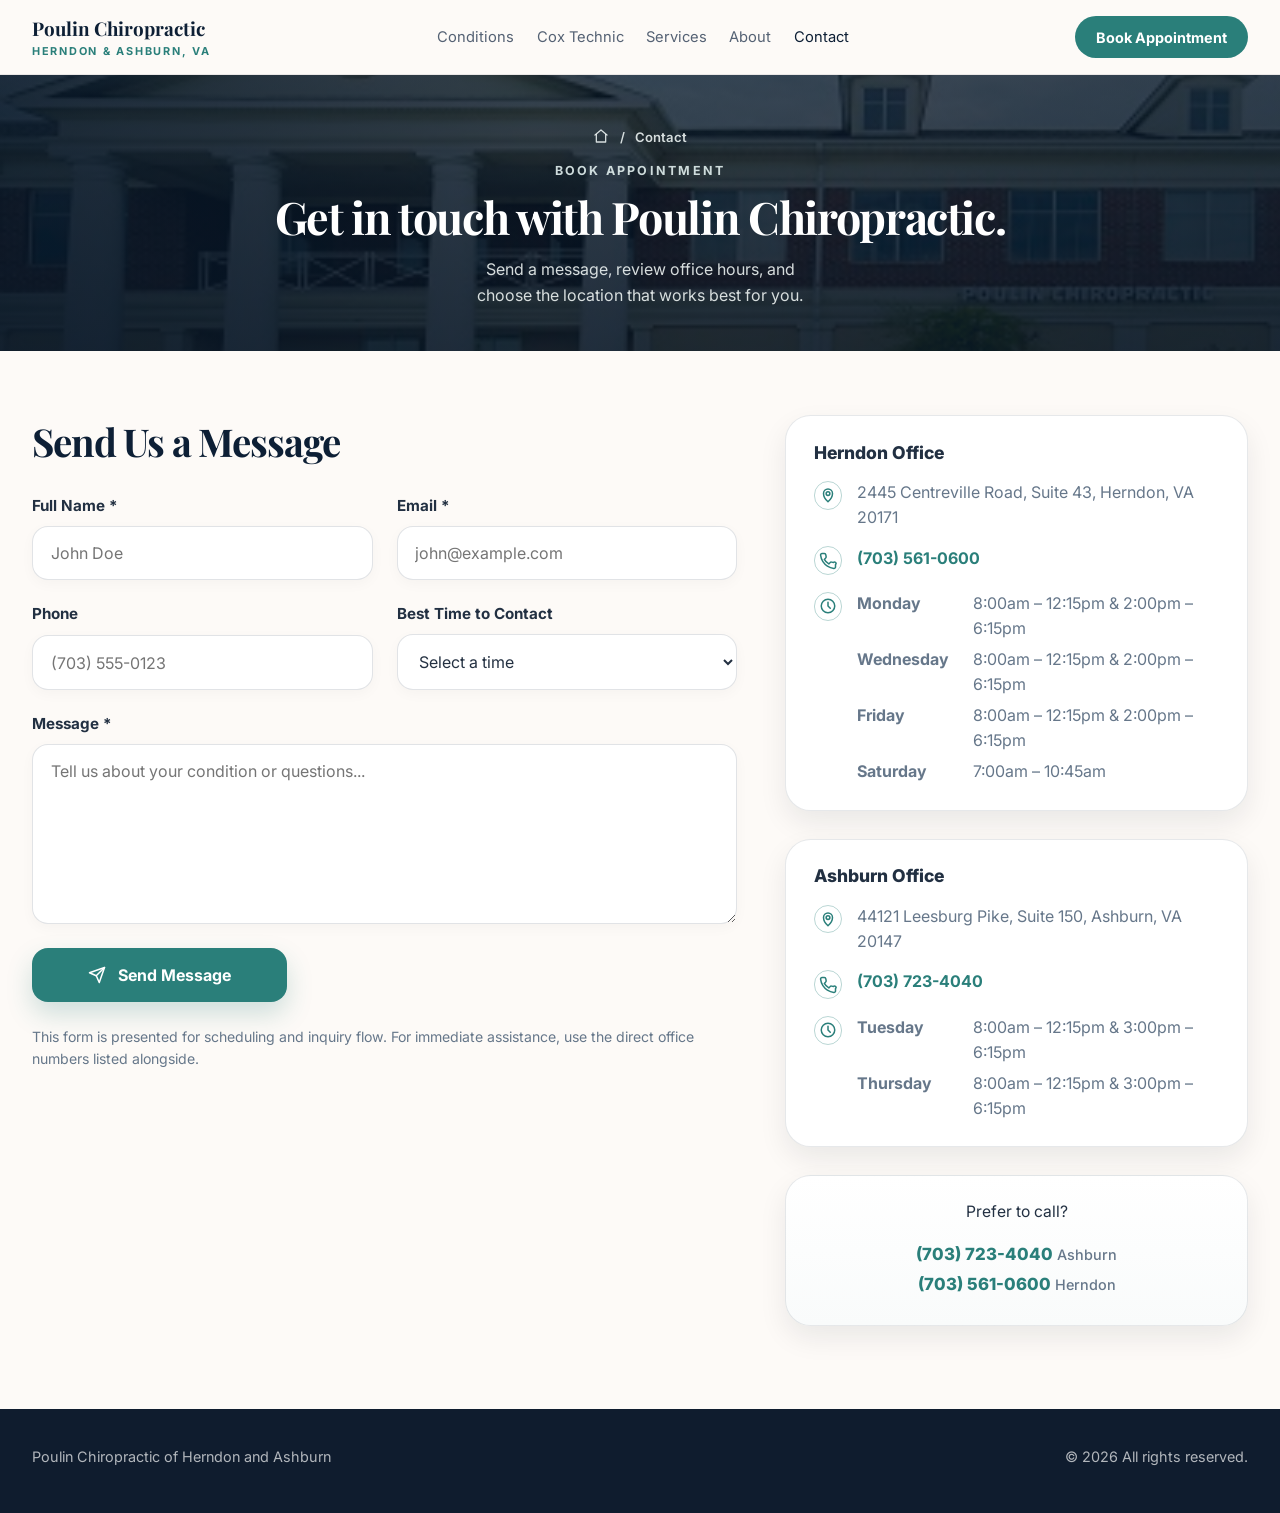
<file: Contact/index.html>
<!DOCTYPE html>
<html lang="en">
<head>
<meta charset="UTF-8">
<meta name="viewport" content="width=device-width, initial-scale=1.0">
<title>Contact | Poulin Chiropractic</title>
<style>
  @import url("https://fonts.googleapis.com/css2?family=Inter:wght@400;500;600;700&family=Playfair+Display:wght@600;700&display=swap");
  *, *::before, *::after { box-sizing: border-box; margin: 0; padding: 0; }
  :root {
    --navy: #0d1f35;
    --teal: #2a7f7a;
    --teal-soft: #edf6f4;
    --warm-white: #fdfaf7;
    --paper: #ffffff;
    --muted: #66778a;
    --line: rgba(15, 31, 53, 0.12);
    --shadow: 0 12px 28px rgba(15, 23, 42, 0.08);
    --font-serif: "Playfair Display", Georgia, "Times New Roman", serif;
    --font-sans: "Inter", -apple-system, BlinkMacSystemFont, "Segoe UI", Helvetica, Arial, sans-serif;
  }
  html { scroll-behavior: smooth; }
  body { font-family: var(--font-sans); background: var(--warm-white); color: #1f2937; }
  a { color: inherit; text-decoration: none; }
  input, select, textarea, button { font: inherit; }

  nav {
    position: sticky; top: 0; z-index: 50;
    background: rgba(253, 250, 247, 0.92);
    backdrop-filter: blur(14px);
    border-bottom: 1px solid rgba(15, 23, 42, 0.08);
  }
  .nav-inner {
    max-width: 1320px; margin: 0 auto; padding: 0 2rem;
    min-height: 74px; display: flex; align-items: center; justify-content: space-between; gap: 2rem;
  }
  .nav-logo { font-family: var(--font-serif); font-size: 1.18rem; font-weight: 700; color: var(--navy); }
  .nav-logo span { display: block; font-family: var(--font-sans); font-size: 0.68rem; text-transform: uppercase; letter-spacing: 0.16em; color: var(--teal); margin-top: 0.2rem; }
  .nav-links { list-style: none; display: flex; gap: 1.4rem; color: #556274; font-size: 0.92rem; }
  .nav-links a:hover, .nav-links a.active { color: var(--navy); }
  .nav-cta {
    background: var(--teal); color: #fff; padding: 0.8rem 1.3rem; border-radius: 999px;
    font-weight: 700; font-size: 0.9rem;
  }

  .page-header {
    position: relative; overflow: hidden; min-height: 240px;
    display: flex; align-items: center; justify-content: center; text-align: center;
    background:
      linear-gradient(180deg, rgba(7,20,36,0.48) 0%, rgba(7,20,36,0.7) 100%),
      linear-gradient(90deg, rgba(8,27,45,0.78) 0%, rgba(10,29,48,0.5) 42%, rgba(10,29,48,0.64) 100%),
      url("/assets/local/ashburn-office.jpg") center 42% / cover no-repeat;
  }
  .page-header-inner {
    position: relative; z-index: 1; max-width: 860px; padding: 3.3rem 2rem 2.6rem;
  }
  .banner-breadcrumb {
    display: inline-flex; align-items: center; gap: 0.65rem;
    margin-bottom: 1rem; color: rgba(239,246,245,0.88); font-size: 0.82rem; font-weight: 600;
  }
  .banner-breadcrumb svg {
    width: 16px; height: 16px; stroke: currentColor; fill: none; stroke-width: 1.9; stroke-linecap: round; stroke-linejoin: round;
  }
  .eyebrow {
    color: rgba(230, 244, 242, 0.88); text-transform: uppercase; letter-spacing: 0.18em; font-size: 0.78rem; font-weight: 700; margin-bottom: 1rem;
  }
  .page-header h1 {
    font-family: var(--font-serif); color: #fff; font-size: clamp(2.4rem, 3.5vw, 3.8rem);
    line-height: 1.04; letter-spacing: -0.03em; margin-bottom: 0.95rem;
  }
  .page-header p {
    max-width: 36ch; margin: 0 auto; color: rgba(241, 247, 246, 0.88);
    font-size: 1rem; line-height: 1.68;
  }

  .contact-shell {
    max-width: 1320px; margin: 0 auto; padding: 4rem 2rem 5.2rem;
    display: grid; grid-template-columns: minmax(0, 1.25fr) minmax(340px, 0.82fr); gap: 3rem;
  }
  .contact-form-wrap h2 {
    font-family: var(--font-serif); font-size: clamp(2rem, 3vw, 2.9rem); color: var(--navy); margin-bottom: 1.8rem;
    letter-spacing: -0.03em;
  }
  .contact-form {
    display: grid; gap: 1.5rem;
  }
  .form-grid {
    display: grid; grid-template-columns: 1fr 1fr; gap: 1.5rem;
  }
  .field { display: grid; gap: 0.7rem; }
  .field label {
    font-size: 0.95rem; font-weight: 700; color: #223042;
  }
  .field input, .field select, .field textarea {
    width: 100%; border: 1px solid rgba(15, 31, 53, 0.12); background: #fff; color: #243142;
    border-radius: 1rem; padding: 1rem 1.1rem; box-shadow: 0 4px 14px rgba(15, 23, 42, 0.03);
    outline: none;
  }
  .field textarea { min-height: 180px; resize: vertical; }
  .form-button {
    display: inline-flex; align-items: center; justify-content: center; gap: 0.8rem;
    width: fit-content; min-width: 255px; padding: 1.05rem 1.5rem; border: 0; border-radius: 1rem;
    background: var(--teal); color: #fff; font-weight: 700; cursor: pointer; box-shadow: 0 12px 26px rgba(42,127,122,0.22);
  }
  .form-button svg, .info-icon svg {
    width: 18px; height: 18px; stroke: currentColor; fill: none; stroke-width: 2; stroke-linecap: round; stroke-linejoin: round;
  }
  .helper-note {
    color: var(--muted); font-size: 0.88rem; line-height: 1.6;
  }

  .contact-side {
    display: grid; gap: 1.75rem;
  }
  .info-card {
    background: #fff; border: 1px solid rgba(15,31,53,0.1); border-radius: 1.6rem; padding: 1.6rem 1.7rem;
    box-shadow: var(--shadow);
  }
  .info-card h3 {
    font-size: 1.1rem; font-weight: 800; color: #223042; margin-bottom: 1.1rem;
  }
  .office-meta { display: grid; gap: 1rem; }
  .meta-row { display: flex; gap: 0.9rem; align-items: flex-start; color: var(--muted); line-height: 1.55; }
  .info-icon {
    width: 1.8rem; height: 1.8rem; border-radius: 999px; border: 1.5px solid rgba(42,127,122,0.32);
    color: var(--teal); display: inline-flex; align-items: center; justify-content: center; flex-shrink: 0; margin-top: 0.05rem;
  }
  .phone-link {
    color: var(--teal); font-size: 1rem; font-weight: 700;
  }
  .hours-grid { display: grid; gap: 0.4rem; }
  .hours-row { display: grid; grid-template-columns: 104px 1fr; gap: 0.8rem; }
  .call-card {
    text-align: center; background: linear-gradient(180deg, #fff, #f9fbfb);
  }
  .call-card p { color: #223042; font-size: 0.98rem; margin-bottom: 1.15rem; }
  .call-card a {
    display: block; color: var(--teal); font-size: 1.05rem; font-weight: 800; line-height: 1.8;
  }
  .call-card span {
    color: var(--muted); font-size: 0.9rem; font-weight: 500;
  }

  footer {
    background: #0f1c2e; color: rgba(255,255,255,0.68);
    padding: 2.4rem 2rem 3rem;
  }
  .footer-inner { max-width: 1320px; margin: 0 auto; display: flex; justify-content: space-between; gap: 1rem; flex-wrap: wrap; }
  .footer-inner p { font-size: 0.9rem; }

  @media (max-width: 960px) {
    .contact-shell, .form-grid { grid-template-columns: 1fr; }
  }
  @media (max-width: 760px) {
    .nav-inner { padding: 0 1.2rem; }
    .nav-links { display: none; }
    .page-header-inner, .contact-shell, footer { padding-left: 1.2rem; padding-right: 1.2rem; }
    .contact-shell { padding-top: 3rem; }
    .form-button { width: 100%; }
    .hours-row { grid-template-columns: 1fr; gap: 0.15rem; }
  }
</style>
</head>
<body>
<nav>
  <div class="nav-inner">
    <a href="/" class="nav-logo">
      Poulin Chiropractic
      <span>Herndon &amp; Ashburn, VA</span>
    </a>
    <ul class="nav-links">
      <li><a href="/Conditions/">Conditions</a></li>
      <li><a href="/#treatment">Cox Technic</a></li>
      <li><a href="/Services/">Services</a></li>
      <li><a href="/About/">About</a></li>
      <li><a href="/Contact/" class="active">Contact</a></li>
    </ul>
    <a href="/Contact/#contact-form" class="nav-cta">Book Appointment</a>
  </div>
</nav>

<main>
  <section class="page-header">
    <div class="page-header-inner">
      <div class="banner-breadcrumb">
        <a href="/" aria-label="Home">
          <svg viewBox="0 0 24 24" aria-hidden="true"><path d="M3 10.5 12 3l9 7.5"></path><path d="M5 9.5V21h14V9.5"></path></svg>
        </a>
        <span>/</span>
        <span>Contact</span>
      </div>
      <div class="eyebrow">Book Appointment</div>
      <h1>Get in touch with Poulin Chiropractic.</h1>
      <p>Send a message, review office hours, and choose the location that works best for you.</p>
    </div>
  </section>

  <section class="contact-shell">
    <div class="contact-form-wrap">
      <h2 id="contact-form">Send Us a Message</h2>
      <form class="contact-form" onsubmit="event.preventDefault()">
        <div class="form-grid">
          <div class="field">
            <label for="full-name">Full Name *</label>
            <input id="full-name" type="text" placeholder="John Doe">
          </div>
          <div class="field">
            <label for="email">Email *</label>
            <input id="email" type="email" placeholder="john@example.com">
          </div>
        </div>
        <div class="form-grid">
          <div class="field">
            <label for="phone">Phone</label>
            <input id="phone" type="tel" placeholder="(703) 555-0123">
          </div>
          <div class="field">
            <label for="best-time">Best Time to Contact</label>
            <select id="best-time">
              <option selected>Select a time</option>
              <option>Morning</option>
              <option>Midday</option>
              <option>Afternoon</option>
              <option>Evening</option>
            </select>
          </div>
        </div>
        <div class="field">
          <label for="message">Message *</label>
          <textarea id="message" placeholder="Tell us about your condition or questions..."></textarea>
        </div>
        <button class="form-button" type="submit">
          <svg viewBox="0 0 24 24" aria-hidden="true"><path d="m22 2-7 20-4-9-9-4z"></path><path d="M22 2 11 13"></path></svg>
          <span>Send Message</span>
        </button>
        <p class="helper-note">This form is presented for scheduling and inquiry flow. For immediate assistance, use the direct office numbers listed alongside.</p>
      </form>
    </div>

    <div class="contact-side" id="locations">
      <article class="info-card">
        <h3>Herndon Office</h3>
        <div class="office-meta">
          <div class="meta-row">
            <span class="info-icon">
              <svg viewBox="0 0 24 24" aria-hidden="true"><path d="M12 21s-6-5.2-6-11a6 6 0 1 1 12 0c0 5.8-6 11-6 11z"></path><circle cx="12" cy="10" r="2.5"></circle></svg>
            </span>
            <div>2445 Centreville Road, Suite 43, Herndon, VA 20171</div>
          </div>
          <div class="meta-row">
            <span class="info-icon">
              <svg viewBox="0 0 24 24" aria-hidden="true"><path d="M22 16.9v3a2 2 0 0 1-2.2 2 19.8 19.8 0 0 1-8.6-3.1 19.5 19.5 0 0 1-6-6A19.8 19.8 0 0 1 2.1 4.2 2 2 0 0 1 4.1 2h3a2 2 0 0 1 2 1.7l.4 2.6a2 2 0 0 1-.6 1.8l-1.8 1.8a16 16 0 0 0 6 6l1.8-1.8a2 2 0 0 1 1.8-.6l2.6.4A2 2 0 0 1 22 16.9z"></path></svg>
            </span>
            <div><a href="tel:7035610600" class="phone-link">(703) 561-0600</a></div>
          </div>
          <div class="meta-row">
            <span class="info-icon">
              <svg viewBox="0 0 24 24" aria-hidden="true"><circle cx="12" cy="12" r="9"></circle><path d="M12 7v5l3 3"></path></svg>
            </span>
            <div class="hours-grid">
              <div class="hours-row"><strong>Monday</strong><span>8:00am – 12:15pm &amp; 2:00pm – 6:15pm</span></div>
              <div class="hours-row"><strong>Wednesday</strong><span>8:00am – 12:15pm &amp; 2:00pm – 6:15pm</span></div>
              <div class="hours-row"><strong>Friday</strong><span>8:00am – 12:15pm &amp; 2:00pm – 6:15pm</span></div>
              <div class="hours-row"><strong>Saturday</strong><span>7:00am – 10:45am</span></div>
            </div>
          </div>
        </div>
      </article>

      <article class="info-card">
        <h3>Ashburn Office</h3>
        <div class="office-meta">
          <div class="meta-row">
            <span class="info-icon">
              <svg viewBox="0 0 24 24" aria-hidden="true"><path d="M12 21s-6-5.2-6-11a6 6 0 1 1 12 0c0 5.8-6 11-6 11z"></path><circle cx="12" cy="10" r="2.5"></circle></svg>
            </span>
            <div>44121 Leesburg Pike, Suite 150, Ashburn, VA 20147</div>
          </div>
          <div class="meta-row">
            <span class="info-icon">
              <svg viewBox="0 0 24 24" aria-hidden="true"><path d="M22 16.9v3a2 2 0 0 1-2.2 2 19.8 19.8 0 0 1-8.6-3.1 19.5 19.5 0 0 1-6-6A19.8 19.8 0 0 1 2.1 4.2 2 2 0 0 1 4.1 2h3a2 2 0 0 1 2 1.7l.4 2.6a2 2 0 0 1-.6 1.8l-1.8 1.8a16 16 0 0 0 6 6l1.8-1.8a2 2 0 0 1 1.8-.6l2.6.4A2 2 0 0 1 22 16.9z"></path></svg>
            </span>
            <div><a href="tel:7037234040" class="phone-link">(703) 723-4040</a></div>
          </div>
          <div class="meta-row">
            <span class="info-icon">
              <svg viewBox="0 0 24 24" aria-hidden="true"><circle cx="12" cy="12" r="9"></circle><path d="M12 7v5l3 3"></path></svg>
            </span>
            <div class="hours-grid">
              <div class="hours-row"><strong>Tuesday</strong><span>8:00am – 12:15pm &amp; 3:00pm – 6:15pm</span></div>
              <div class="hours-row"><strong>Thursday</strong><span>8:00am – 12:15pm &amp; 3:00pm – 6:15pm</span></div>
            </div>
          </div>
        </div>
      </article>

      <article class="info-card call-card">
        <p>Prefer to call?</p>
        <a href="tel:7037234040">(703) 723-4040 <span>Ashburn</span></a>
        <a href="tel:7035610600">(703) 561-0600 <span>Herndon</span></a>
      </article>
    </div>
  </section>
</main>

<footer>
  <div class="footer-inner">
    <p>Poulin Chiropractic of Herndon and Ashburn</p>
    <p>© 2026 All rights reserved.</p>
  </div>
</footer>
</body>
</html>
</file>
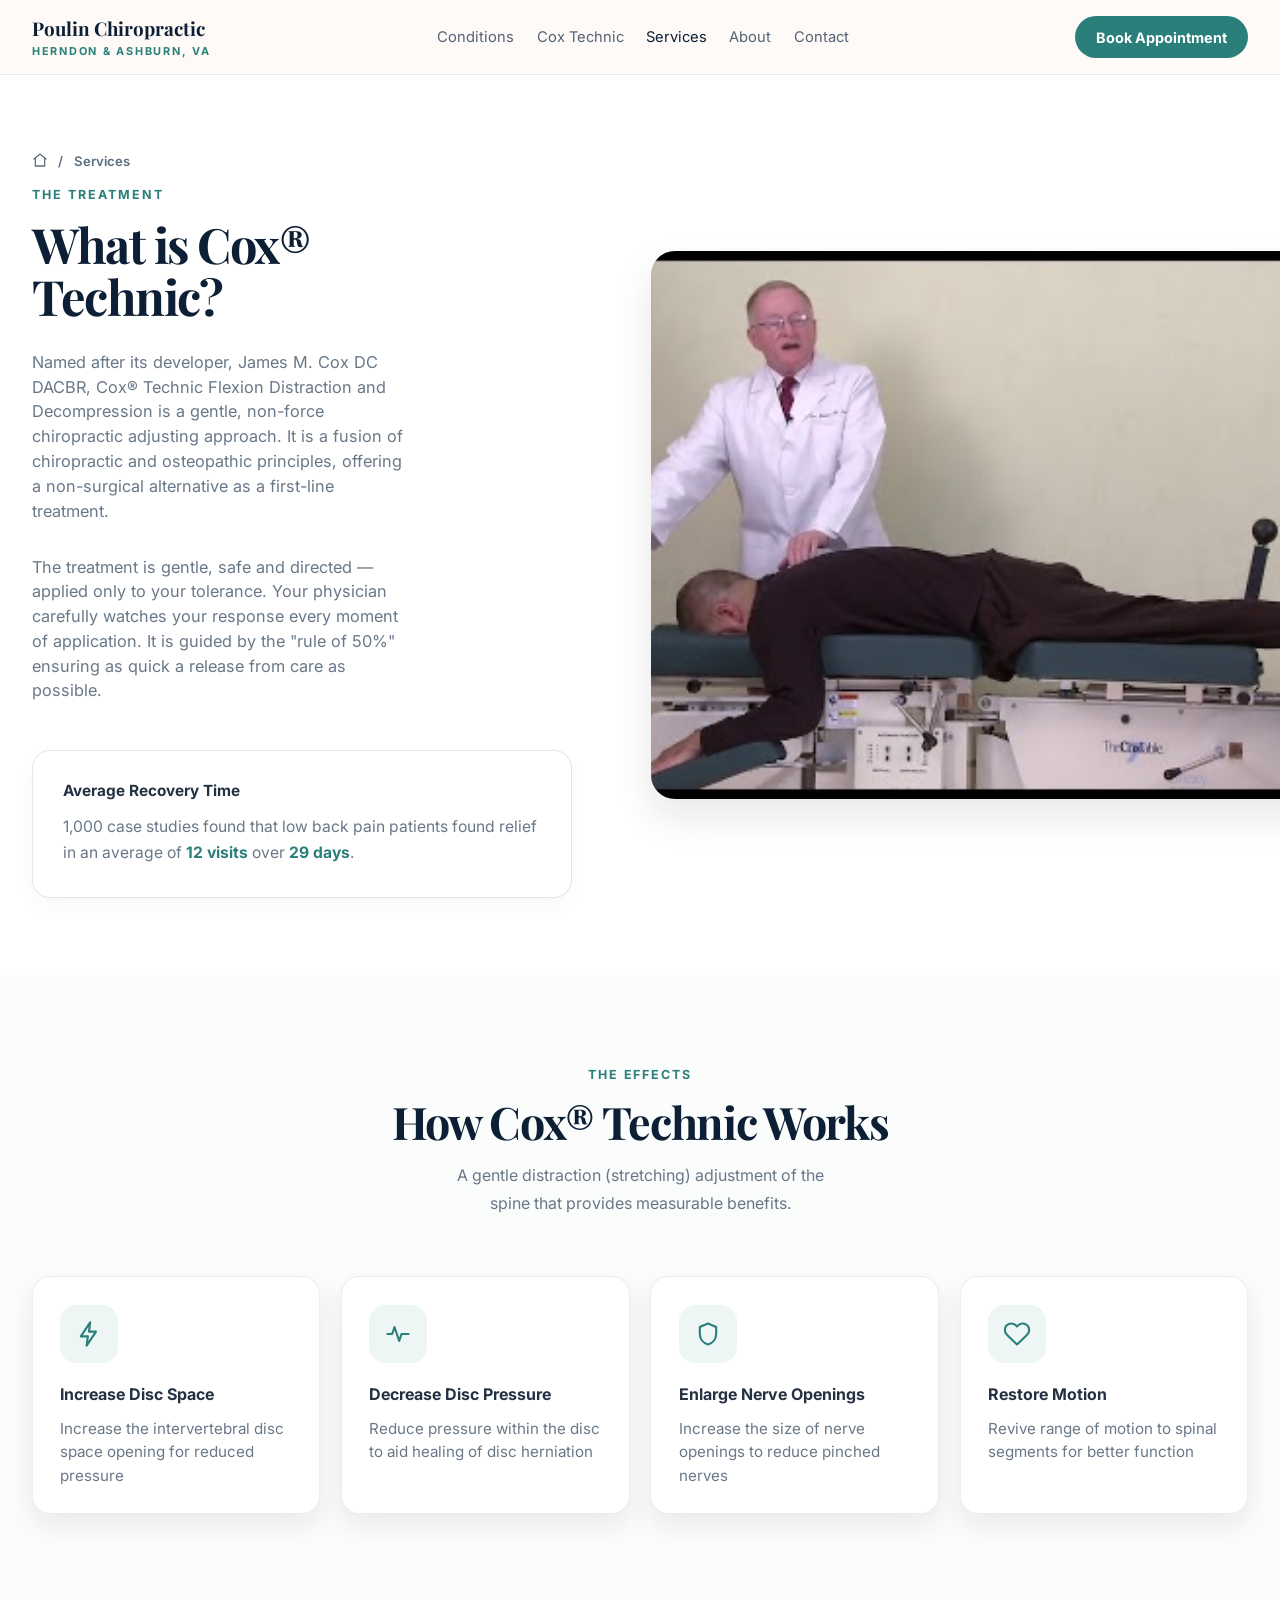
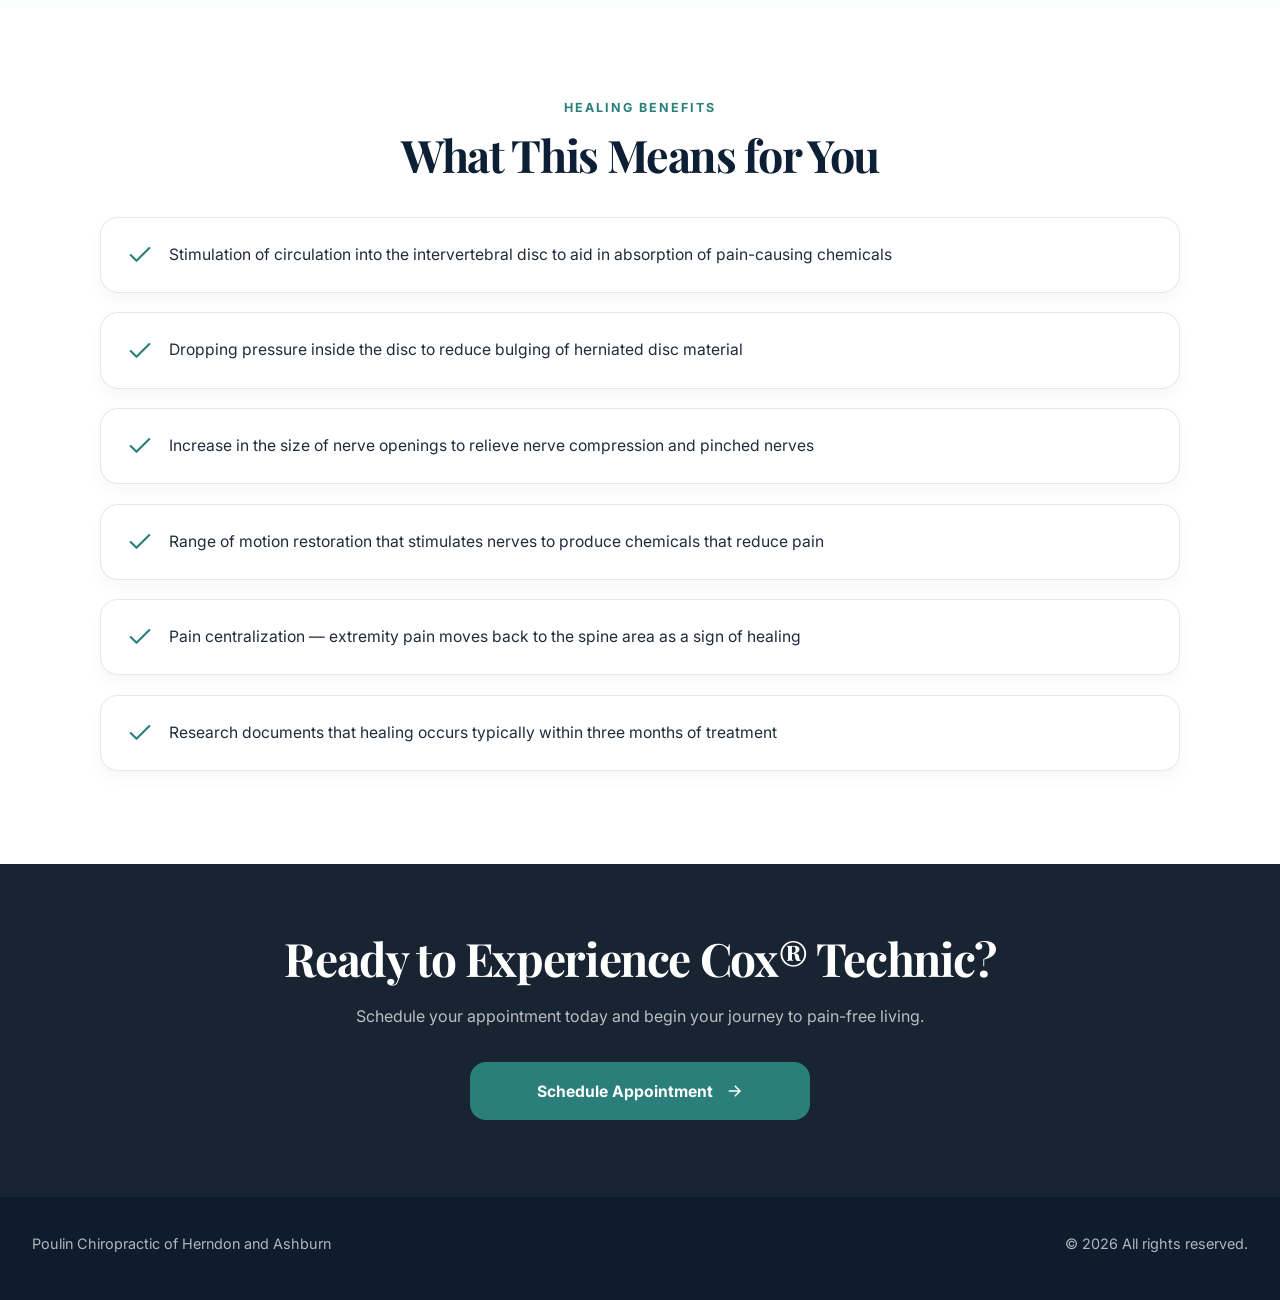
<file: Services/index.html>
<!DOCTYPE html>
<html lang="en">
<head>
<meta charset="UTF-8">
<meta name="viewport" content="width=device-width, initial-scale=1.0">
<title>Services | Poulin Chiropractic</title>
<style>
  @import url("https://fonts.googleapis.com/css2?family=Inter:wght@400;500;600;700&family=Playfair+Display:wght@600;700&display=swap");
  *, *::before, *::after { box-sizing: border-box; margin: 0; padding: 0; }
  :root {
    --navy: #0d1f35;
    --navy-deep: #192432;
    --teal: #2a7f7a;
    --teal-soft: #edf6f4;
    --gold: #c9a24a;
    --warm-white: #fdfaf7;
    --paper: #ffffff;
    --muted: #697888;
    --line: rgba(15, 31, 53, 0.11);
    --shadow: 0 12px 28px rgba(15, 23, 42, 0.08);
    --font-serif: "Playfair Display", Georgia, "Times New Roman", serif;
    --font-sans: "Inter", -apple-system, BlinkMacSystemFont, "Segoe UI", Helvetica, Arial, sans-serif;
  }
  html { scroll-behavior: smooth; }
  body { font-family: var(--font-sans); background: var(--warm-white); color: #1f2937; }
  a { color: inherit; text-decoration: none; }
  img { display: block; max-width: 100%; }

  nav {
    position: sticky; top: 0; z-index: 50;
    background: rgba(253, 250, 247, 0.92);
    backdrop-filter: blur(14px);
    border-bottom: 1px solid rgba(15, 23, 42, 0.08);
  }
  .nav-inner {
    max-width: 1320px; margin: 0 auto; padding: 0 2rem;
    min-height: 74px; display: flex; align-items: center; justify-content: space-between; gap: 2rem;
  }
  .nav-logo { font-family: var(--font-serif); font-size: 1.18rem; font-weight: 700; color: var(--navy); }
  .nav-logo span {
    display: block; font-family: var(--font-sans); font-size: 0.68rem; text-transform: uppercase;
    letter-spacing: 0.16em; color: var(--teal); margin-top: 0.2rem;
  }
  .nav-links { list-style: none; display: flex; gap: 1.4rem; color: #556274; font-size: 0.92rem; }
  .nav-links a:hover, .nav-links a.active { color: var(--navy); }
  .nav-cta {
    background: var(--teal); color: #fff; padding: 0.8rem 1.3rem; border-radius: 999px;
    font-weight: 700; font-size: 0.9rem;
  }
  .banner-breadcrumb {
    display: inline-flex; align-items: center; gap: 0.65rem;
    margin-bottom: 1rem; color: #5b6d7f; font-size: 0.82rem; font-weight: 600;
  }
  .banner-breadcrumb svg {
    width: 16px; height: 16px; stroke: currentColor; fill: none; stroke-width: 1.9; stroke-linecap: round; stroke-linejoin: round;
  }

  section { padding: 5.8rem 2rem; }
  .container { max-width: 1320px; margin: 0 auto; }
  .eyebrow {
    color: var(--teal); text-transform: uppercase; letter-spacing: 0.16em;
    font-size: 0.78rem; font-weight: 700; margin-bottom: 1rem;
  }
  .section-title {
    font-family: var(--font-serif); color: var(--navy); line-height: 1.07;
    letter-spacing: -0.03em;
  }
  .section-copy { color: var(--muted); line-height: 1.74; font-size: 1rem; }

  .treatment {
    padding-top: 4.8rem;
    padding-bottom: 4.8rem;
    background: #fff;
  }
  .treatment-grid {
    display: grid; grid-template-columns: minmax(0, 0.95fr) minmax(560px, 1.05fr);
    gap: 4.9rem; align-items: center;
  }
  .treatment-copy .section-title {
    font-size: clamp(2.7rem, 3.8vw, 4rem);
    max-width: 11.5ch; margin-bottom: 1.75rem;
  }
  .treatment-copy .section-copy {
    max-width: 38ch; font-size: 1.02rem; line-height: 1.52;
    margin-bottom: 1.95rem;
  }
  .treatment-stat {
    max-width: 690px;
    margin-top: 2.9rem;
    background: #fff;
    border: 1px solid rgba(15, 31, 53, 0.11);
    border-radius: 18px;
    padding: 1.9rem 1.85rem;
    box-shadow: 0 8px 20px rgba(15, 23, 42, 0.03);
  }
  .treatment-stat h3 {
    font-size: 0.96rem; font-weight: 700; color: #243142; margin-bottom: 0.9rem;
  }
  .treatment-stat p {
    color: var(--muted); line-height: 1.66; font-size: 0.98rem; max-width: 54ch;
  }
  .treatment-stat strong { color: var(--teal); }
  .treatment-media {
    border-radius: 24px;
    overflow: hidden;
    box-shadow: 0 18px 38px rgba(15, 23, 42, 0.1);
    background: #eef2ed;
    aspect-ratio: 1.38 / 1;
    min-height: 548px;
  }
  .treatment-media img {
    display: block;
    width: 100%;
    height: 100%;
    object-fit: cover;
    object-position: center center;
  }

  .effects {
    background: #fbfcfc;
    text-align: center;
  }
  .effects .section-title {
    font-size: clamp(2.3rem, 3.5vw, 3.7rem);
    margin-bottom: 1rem;
  }
  .effects .section-copy {
    max-width: 38ch; margin: 0 auto 3.6rem; font-size: 1rem;
  }
  .effects-grid {
    display: grid; grid-template-columns: repeat(4, minmax(0, 1fr)); gap: 1.3rem;
  }
  .effect-card {
    background: #fff;
    border: 1px solid rgba(15, 31, 53, 0.08);
    border-radius: 18px;
    padding: 1.8rem 1.7rem 1.6rem;
    text-align: left;
    box-shadow: var(--shadow);
  }
  .effect-icon {
    width: 58px; height: 58px; border-radius: 16px; background: var(--teal-soft);
    color: var(--teal); display: inline-flex; align-items: center; justify-content: center;
    margin-bottom: 1.3rem;
  }
  .effect-icon svg, .benefit-icon svg {
    width: 28px; height: 28px; stroke: currentColor; fill: none; stroke-width: 1.8; stroke-linecap: round; stroke-linejoin: round;
  }
  .effect-card h3 {
    font-size: 1rem; color: #243142; line-height: 1.28; margin-bottom: 0.75rem; font-weight: 700;
  }
  .effect-card p {
    color: var(--muted); font-size: 0.95rem; line-height: 1.55;
  }

  .benefits {
    background: #fff;
    text-align: center;
  }
  .benefits .section-title {
    font-size: clamp(2.3rem, 3.5vw, 3.8rem);
    margin-bottom: 2.4rem;
  }
  .benefit-list {
    max-width: 1080px; margin: 0 auto;
    display: grid; gap: 1.2rem;
  }
  .benefit-item {
    background: #fff;
    border: 1px solid rgba(15, 31, 53, 0.1);
    border-radius: 18px;
    padding: 1.45rem 1.55rem;
    box-shadow: 0 8px 18px rgba(15, 23, 42, 0.03);
    display: grid; grid-template-columns: 28px 1fr; gap: 0.95rem; align-items: center;
    text-align: left;
  }
  .benefit-icon {
    width: 28px; height: 28px; color: var(--teal); display: inline-flex; align-items: center; justify-content: center;
  }
  .benefit-item p {
    font-size: 0.98rem; line-height: 1.55; color: #202c3b;
  }

  .cta-panel {
    background: var(--navy-deep);
    color: #fff;
    text-align: center;
    padding-top: 4.4rem;
    padding-bottom: 4.8rem;
  }
  .cta-panel .container { max-width: 1040px; }
  .cta-panel h2 {
    font-family: var(--font-serif); font-size: clamp(2.2rem, 3.6vw, 3.4rem);
    line-height: 1.08; letter-spacing: -0.03em; margin-bottom: 1.2rem;
  }
  .cta-panel p {
    color: rgba(255,255,255,0.7); font-size: 1rem; line-height: 1.7; margin-bottom: 2rem;
  }
  .cta-button {
    display: inline-flex; align-items: center; justify-content: center; gap: 0.75rem;
    min-width: 340px; max-width: 100%;
    background: var(--teal); color: #fff; border-radius: 16px;
    padding: 1.2rem 1.6rem; font-weight: 700; font-size: 0.98rem;
  }
  .cta-button svg {
    width: 18px; height: 18px; stroke: currentColor; fill: none; stroke-width: 2;
  }

  footer {
    background: #0f1c2e; color: rgba(255,255,255,0.68);
    padding: 2.4rem 2rem 3rem;
  }
  .footer-inner {
    max-width: 1320px; margin: 0 auto; display: flex; justify-content: space-between; gap: 1rem; flex-wrap: wrap;
  }
  .footer-inner p { font-size: 0.9rem; }

  @media (max-width: 1080px) {
    .treatment-grid, .effects-grid {
      grid-template-columns: 1fr 1fr;
    }
    .treatment-grid {
      gap: 2.4rem;
    }
    .treatment-media {
      order: -1;
    }
    .treatment-copy .section-copy {
      max-width: none;
    }
  }
  @media (max-width: 760px) {
    .nav-inner { padding: 0 1.2rem; }
    .nav-links { display: none; }
    section { padding-left: 1.2rem; padding-right: 1.2rem; }
    .treatment { padding-top: 2.6rem; }
    .treatment-grid, .effects-grid {
      grid-template-columns: 1fr;
    }
    .treatment-media img {
      min-height: 320px;
      aspect-ratio: auto;
    }
    .benefit-item {
      grid-template-columns: 1fr;
      gap: 0.75rem;
    }
    .cta-button {
      min-width: 0;
      width: 100%;
    }
  }
</style>
</head>
<body>
<nav>
  <div class="nav-inner">
    <a href="/" class="nav-logo">
      Poulin Chiropractic
      <span>Herndon &amp; Ashburn, VA</span>
    </a>
    <ul class="nav-links">
      <li><a href="/Conditions/">Conditions</a></li>
      <li><a href="/#treatment">Cox Technic</a></li>
      <li><a href="/Services/" class="active">Services</a></li>
      <li><a href="/About/">About</a></li>
      <li><a href="/Contact/">Contact</a></li>
    </ul>
    <a href="/Contact/#contact-form" class="nav-cta">Book Appointment</a>
  </div>
</nav>

<main>
  <section class="treatment">
    <div class="container treatment-grid">
      <div class="treatment-copy">
        <div class="banner-breadcrumb">
          <a href="/" aria-label="Home">
            <svg viewBox="0 0 24 24" aria-hidden="true"><path d="M3 10.5 12 3l9 7.5"></path><path d="M5 9.5V21h14V9.5"></path></svg>
          </a>
          <span>/</span>
          <span>Services</span>
        </div>
        <div class="eyebrow">The Treatment</div>
        <h1 class="section-title">What is Cox® Technic?</h1>
        <p class="section-copy">Named after its developer, James M. Cox DC DACBR, Cox® Technic Flexion Distraction and Decompression is a gentle, non-force chiropractic adjusting approach. It is a fusion of chiropractic and osteopathic principles, offering a non-surgical alternative as a first-line treatment.</p>
        <p class="section-copy">The treatment is gentle, safe and directed — applied only to your tolerance. Your physician carefully watches your response every moment of application. It is guided by the "rule of 50%" ensuring as quick a release from care as possible.</p>

        <div class="treatment-stat">
          <h3>Average Recovery Time</h3>
          <p>1,000 case studies found that low back pain patients found relief in an average of <strong>12 visits</strong> over <strong>29 days</strong>.</p>
        </div>
      </div>

      <div class="treatment-media">
        <img src="/assets/local/services-cox-hero-cropped.jpg" alt="Cox Technic treatment table demonstration">
      </div>
    </div>
  </section>

  <section class="effects">
    <div class="container">
      <div class="eyebrow">The Effects</div>
      <h2 class="section-title">How Cox® Technic Works</h2>
      <p class="section-copy">A gentle distraction (stretching) adjustment of the spine that provides measurable benefits.</p>

      <div class="effects-grid">
        <article class="effect-card">
          <div class="effect-icon">
            <svg viewBox="0 0 24 24" aria-hidden="true"><path d="M13 2 5 14h6l-1 8 8-12h-6z"/></svg>
          </div>
          <h3>Increase Disc Space</h3>
          <p>Increase the intervertebral disc space opening for reduced pressure</p>
        </article>
        <article class="effect-card">
          <div class="effect-icon">
            <svg viewBox="0 0 24 24" aria-hidden="true"><path d="M3 12h4l2-6 4 12 2-6h6"/></svg>
          </div>
          <h3>Decrease Disc Pressure</h3>
          <p>Reduce pressure within the disc to aid healing of disc herniation</p>
        </article>
        <article class="effect-card">
          <div class="effect-icon">
            <svg viewBox="0 0 24 24" aria-hidden="true"><path d="M12 3 5 6v6c0 4.4 2.9 7.9 7 9 4.1-1.1 7-4.6 7-9V6z"/></svg>
          </div>
          <h3>Enlarge Nerve Openings</h3>
          <p>Increase the size of nerve openings to reduce pinched nerves</p>
        </article>
        <article class="effect-card">
          <div class="effect-icon">
            <svg viewBox="0 0 24 24" aria-hidden="true"><path d="M20.8 4.6a5.5 5.5 0 0 0-7.8 0L12 5.6l-1-1a5.5 5.5 0 0 0-7.8 7.8l1 1L12 21l7.8-7.6 1-1a5.5 5.5 0 0 0 0-7.8z"/></svg>
          </div>
          <h3>Restore Motion</h3>
          <p>Revive range of motion to spinal segments for better function</p>
        </article>
      </div>
    </div>
  </section>

  <section class="benefits">
    <div class="container">
      <div class="eyebrow">Healing Benefits</div>
      <h2 class="section-title">What This Means for You</h2>

      <div class="benefit-list">
        <article class="benefit-item">
          <span class="benefit-icon">
            <svg viewBox="0 0 24 24" aria-hidden="true"><path d="M20 6 9 17l-5-5"/></svg>
          </span>
          <p>Stimulation of circulation into the intervertebral disc to aid in absorption of pain-causing chemicals</p>
        </article>
        <article class="benefit-item">
          <span class="benefit-icon">
            <svg viewBox="0 0 24 24" aria-hidden="true"><path d="M20 6 9 17l-5-5"/></svg>
          </span>
          <p>Dropping pressure inside the disc to reduce bulging of herniated disc material</p>
        </article>
        <article class="benefit-item">
          <span class="benefit-icon">
            <svg viewBox="0 0 24 24" aria-hidden="true"><path d="M20 6 9 17l-5-5"/></svg>
          </span>
          <p>Increase in the size of nerve openings to relieve nerve compression and pinched nerves</p>
        </article>
        <article class="benefit-item">
          <span class="benefit-icon">
            <svg viewBox="0 0 24 24" aria-hidden="true"><path d="M20 6 9 17l-5-5"/></svg>
          </span>
          <p>Range of motion restoration that stimulates nerves to produce chemicals that reduce pain</p>
        </article>
        <article class="benefit-item">
          <span class="benefit-icon">
            <svg viewBox="0 0 24 24" aria-hidden="true"><path d="M20 6 9 17l-5-5"/></svg>
          </span>
          <p>Pain centralization — extremity pain moves back to the spine area as a sign of healing</p>
        </article>
        <article class="benefit-item">
          <span class="benefit-icon">
            <svg viewBox="0 0 24 24" aria-hidden="true"><path d="M20 6 9 17l-5-5"/></svg>
          </span>
          <p>Research documents that healing occurs typically within three months of treatment</p>
        </article>
      </div>
    </div>
  </section>

  <section class="cta-panel">
    <div class="container">
      <h2>Ready to Experience Cox® Technic?</h2>
      <p>Schedule your appointment today and begin your journey to pain-free living.</p>
      <a href="/Contact/#contact-form" class="cta-button">
        <span>Schedule Appointment</span>
        <svg viewBox="0 0 24 24" aria-hidden="true"><path d="M5 12h14M13 5l7 7-7 7"/></svg>
      </a>
    </div>
  </section>
</main>

<footer>
  <div class="footer-inner">
    <p>Poulin Chiropractic of Herndon and Ashburn</p>
    <p>© 2026 All rights reserved.</p>
  </div>
</footer>
</body>
</html>
</file>
